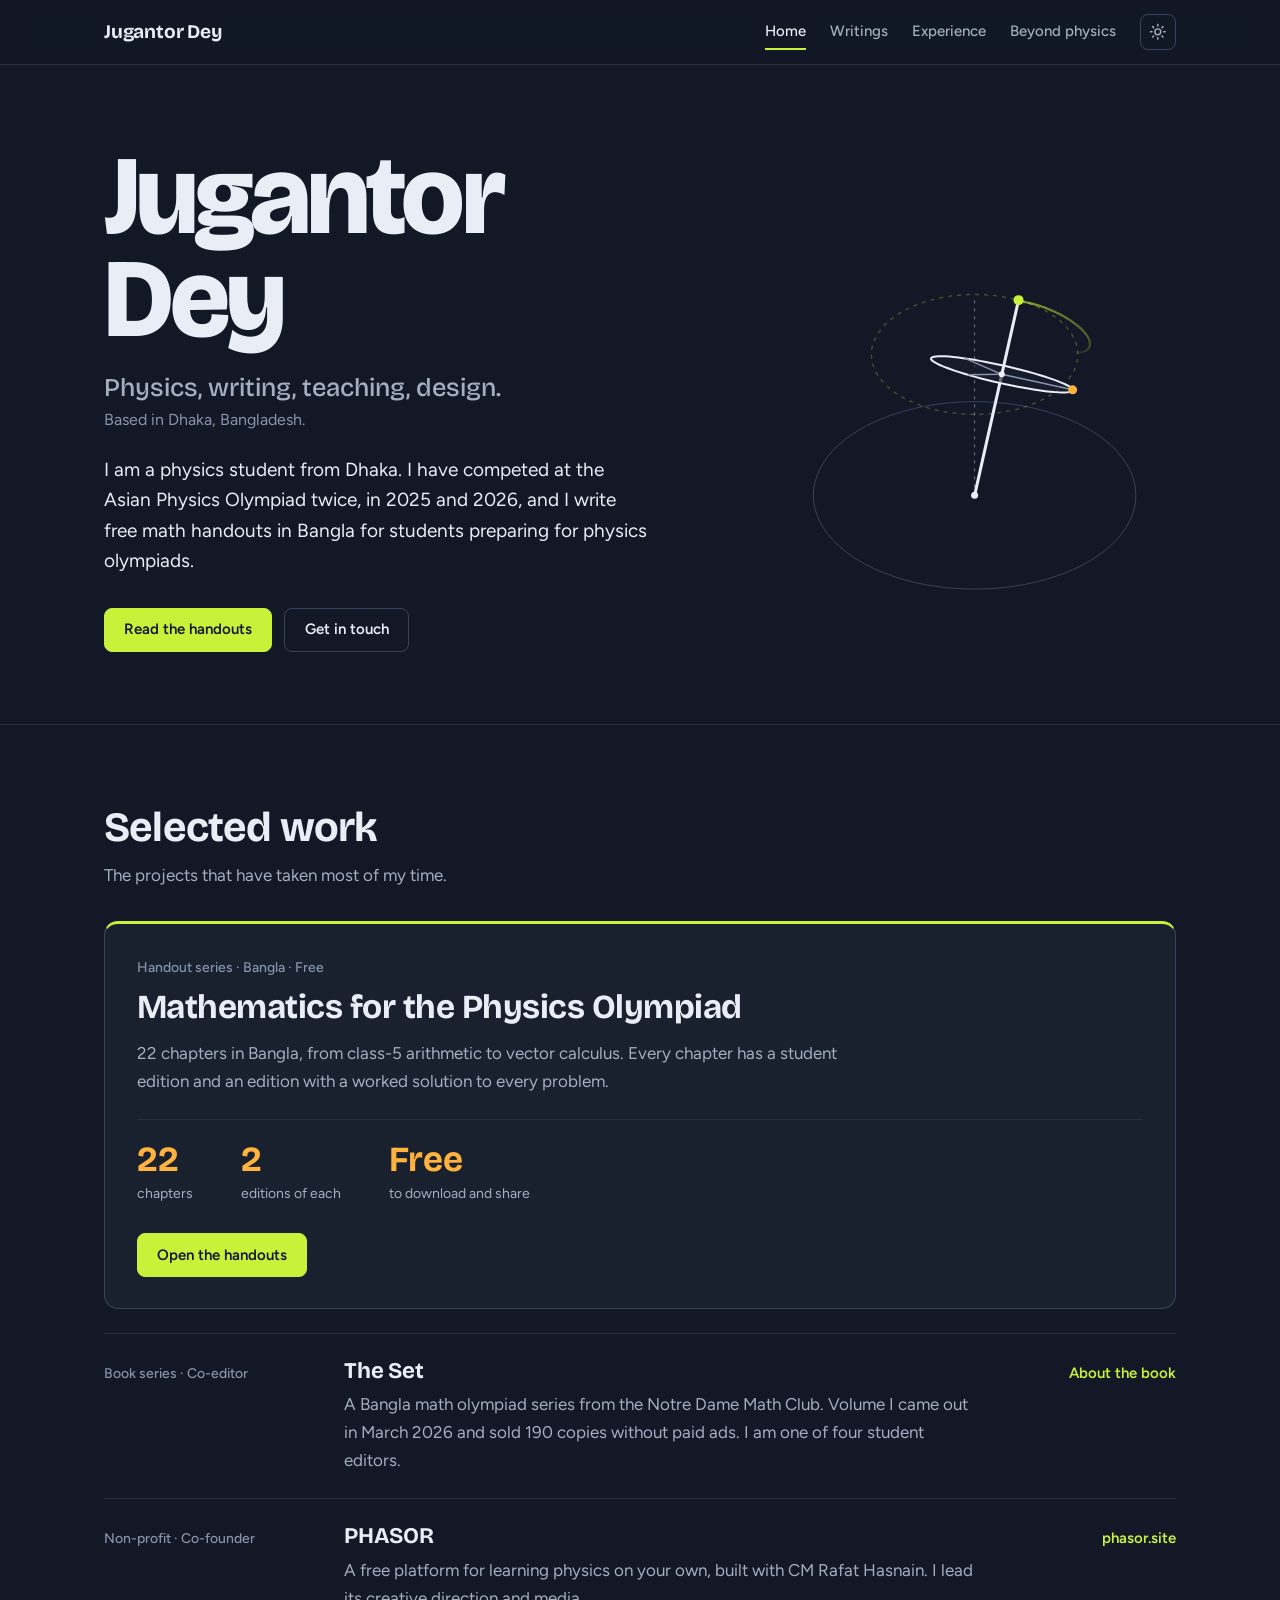
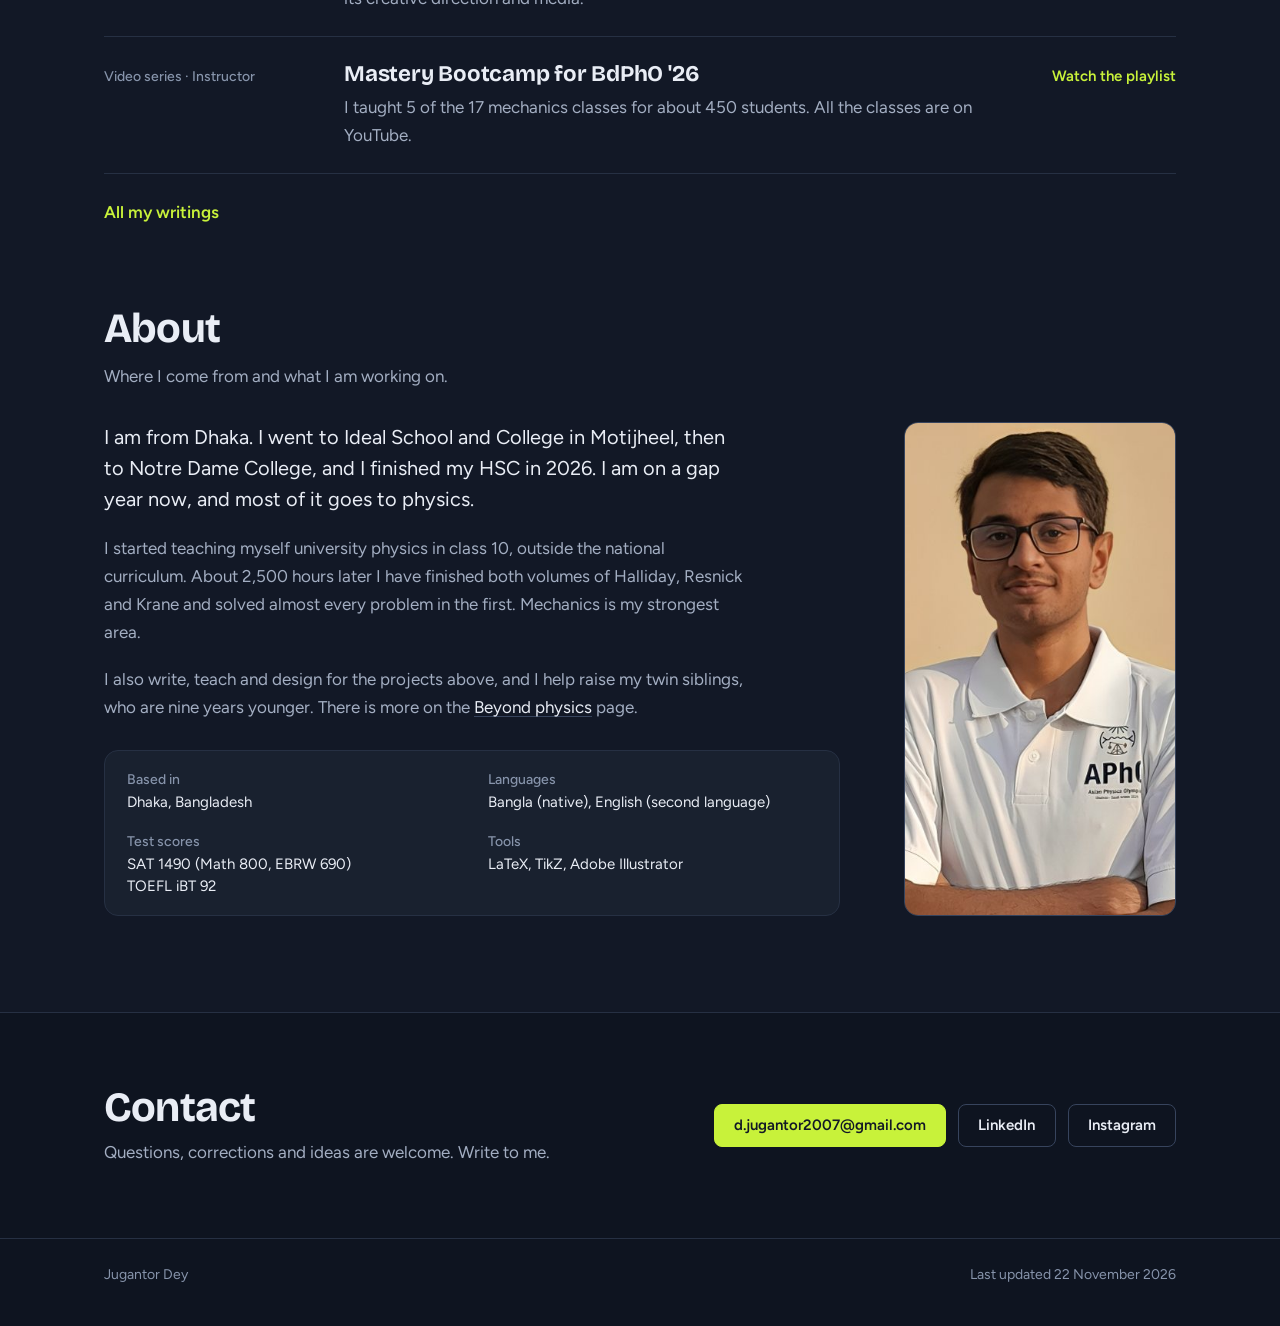
<file: index.html>
<!DOCTYPE html>
<html lang="en" data-theme="dark">
<head>
<meta charset="utf-8">
<meta name="viewport" content="width=device-width, initial-scale=1">
<title>Jugantor Dey</title>
<meta name="description" content="Jugantor Dey is a physics student from Dhaka, Bangladesh, a two-time Asian Physics Olympiad contestant, and the author of free Bangla math handouts for physics olympiad preparation.">
<link rel="icon" href="favicon.svg" type="image/svg+xml">
<link rel="icon" href="favicon.ico" sizes="32x32">
<link rel="apple-touch-icon" href="apple-touch-icon.png">
<link rel="preconnect" href="https://fonts.googleapis.com">
<link rel="preconnect" href="https://fonts.gstatic.com" crossorigin>
<link href="https://fonts.googleapis.com/css2?family=Bricolage+Grotesque:opsz,wght@12..96,500..800&family=Figtree:ital,wght@0,400..700;1,400&family=Noto+Sans+Bengali:wght@400;500&display=swap" rel="stylesheet">
<meta name="theme-color" content="#121826">
<script>try{document.documentElement.setAttribute("data-theme",localStorage.getItem("theme")==="light"?"light":"dark")}catch(e){document.documentElement.setAttribute("data-theme","dark")}</script>
<link rel="stylesheet" href="style.css">
<script defer src="https://cloud.umami.is/script.js" data-website-id="651d6be3-6963-49e7-a22d-0ef7555b28bb"></script>
</head>
<body>

<header class="topbar">
  <div class="wrap">
    <a class="brand" href="./">Jugantor Dey</a>
    <nav aria-label="Main">
      <a href="./" aria-current="page">Home</a>
      <a href="writings.html">Writings</a>
      <a href="experience.html">Experience</a>
      <a href="beyond.html">Beyond physics</a>
    </nav>
    <button class="theme-toggle" id="theme-toggle" type="button" aria-label="Switch to light mode">
      <svg class="icon-sun" viewBox="0 0 24 24" aria-hidden="true"><circle cx="12" cy="12" r="4"/><path d="M12 2v2M12 20v2M4.9 4.9l1.4 1.4M17.7 17.7l1.4 1.4M2 12h2M20 12h2M4.9 19.1l1.4-1.4M17.7 6.3l1.4-1.4"/></svg>
      <svg class="icon-moon" viewBox="0 0 24 24" aria-hidden="true"><path d="M21 12.8A9 9 0 1 1 11.2 3a7 7 0 0 0 9.8 9.8z"/></svg>
    </button>
  </div>
</header>

<section class="hero">
  <div class="wrap">
    <div>
      <h1><span>Jugantor</span><span>Dey</span></h1>
      <p class="identity">Physics, writing, teaching, design.<span>Based in Dhaka, Bangladesh.</span></p>
      <p class="lead">I am a physics student from Dhaka. I have competed at the Asian Physics Olympiad twice, in 2025 and 2026, and I write free math handouts in Bangla for students preparing for physics olympiads.</p>
      <div class="btn-row">
        <a class="btn" href="handouts.html">Read the handouts</a>
        <a class="btn ghost" href="#contact">Get in touch</a>
      </div>
    </div>
    <figure class="top-figure">
      <canvas id="top" role="img" aria-label="A spinning top. Its axis circles the vertical while the disc spins, and the tip leaves a fading trail."></canvas>
    </figure>
  </div>
</section>

<main>

<section class="block" id="work">
  <div class="wrap">
    <div class="sec-head">
      <h2>Selected work</h2>
      <p>The projects that have taken most of my time.</p>
    </div>
<article class="panel">
      <p class="tag">Handout series &middot; Bangla &middot; Free</p>
      <h3>Mathematics for the Physics Olympiad</h3>
      <p>22 chapters in Bangla, from class-5 arithmetic to vector calculus. Every chapter has a student edition and an edition with a worked solution to every problem.</p>
      <div class="stats">
        <div><b>22</b><span>chapters</span></div>
        <div><b>2</b><span>editions of each</span></div>
        <div><b>Free</b><span>to download and share</span></div>
      </div>
      <div class="btn-row">
        <a class="btn" href="handouts.html">Open the handouts</a>
      </div>
    </article>
    <ul class="work-list">
      <li>
        <p class="tag">Book series &middot; Co-editor</p>
        <div>
          <h3>The Set</h3>
          <p>A Bangla math olympiad series from the Notre Dame Math Club. Volume I came out in March 2026 and sold 190 copies without paid ads. I am one of four student editors.</p>
        </div>
        <a class="more" href="writings.html#books">About the book</a>
      </li>
      <li>
        <p class="tag">Non-profit &middot; Co-founder</p>
        <div>
          <h3>PHASOR</h3>
          <p>A free platform for learning physics on your own, built with CM Rafat Hasnain. I lead its creative direction and media.</p>
        </div>
        <a class="more" target="_blank" rel="noopener" href="https://www.phasor.site/">phasor.site</a>
      </li>
      <li>
        <p class="tag">Video series &middot; Instructor</p>
        <div>
          <h3>Mastery Bootcamp for BdPhO '26</h3>
          <p>I taught 5 of the 17 mechanics classes for about 450 students. All the classes are on YouTube.</p>
        </div>
        <a class="more" target="_blank" rel="noopener" href="https://www.youtube.com/playlist?list=PLRbn9T3-iUpKvylpkDXzlHiJzjLWLhJUD">Watch the playlist</a>
      </li>
    </ul>
    <p class="more-link"><a href="writings.html">All my writings</a></p>
  </div>
</section>

<section class="block" id="about">
  <div class="wrap">
    <div class="sec-head">
      <h2>About</h2>
      <p>Where I come from and what I am working on.</p>
    </div>
<div class="about">
      <div>
        <p>I am from Dhaka. I went to Ideal School and College in Motijheel, then to Notre Dame College, and I finished my HSC in 2026. I am on a gap year now, and most of it goes to physics.</p>
        <p>I started teaching myself university physics in class 10, outside the national curriculum. About 2,500 hours later I have finished both volumes of Halliday, Resnick and Krane and solved almost every problem in the first. Mechanics is my strongest area.</p>
        <p>I also write, teach and design for the projects above, and I help raise my twin siblings, who are nine years younger. There is more on the <a href="beyond.html">Beyond physics</a> page.</p>
        <aside class="facts" aria-label="Quick facts">
          <dl>
            <div><dt>Based in</dt><dd>Dhaka, Bangladesh</dd></div>
            <div><dt>Languages</dt><dd>Bangla (native), English (second language)</dd></div>
            <div><dt>Test scores</dt><dd>SAT 1490 (Math 800, EBRW 690)<br>TOEFL iBT 92</dd></div>
            <div><dt>Tools</dt><dd>LaTeX, TikZ, Adobe Illustrator</dd></div>
          </dl>
        </aside>
      </div>
      <div class="photo-wrap portrait-wrap">
        <img class="photo" src="jugantor_dey.jpg" alt="Portrait of Jugantor Dey" width="640" height="640" loading="lazy">
      </div>
    </div>
  </div>
</section>

</main>

<section class="contact" id="contact">
  <div class="wrap">
    <div>
      <h2>Contact</h2>
      <p>Questions, corrections and ideas are welcome. Write to me.</p>
    </div>
    <div class="btn-row">
      <a class="btn" href="mailto:d.jugantor2007@gmail.com">d.jugantor2007@gmail.com</a>
      <a class="btn ghost" target="_blank" rel="noopener" href="https://www.linkedin.com/in/jugantordey/">LinkedIn</a>
      <a class="btn ghost" target="_blank" rel="noopener" href="https://www.instagram.com/jugantor_2007/">Instagram</a>
    </div>
  </div>
</section>


<footer>
  <div class="wrap">
    <p>Jugantor Dey</p>
    <p>Last updated 22 November 2026</p>
  </div>
</footer>

<script data-goatcounter="https://jugantordey.goatcounter.com/count"
        async src="//gc.zgo.at/count.js"></script>

<script src="site.js" defer></script>

</body>
</html>
</file>
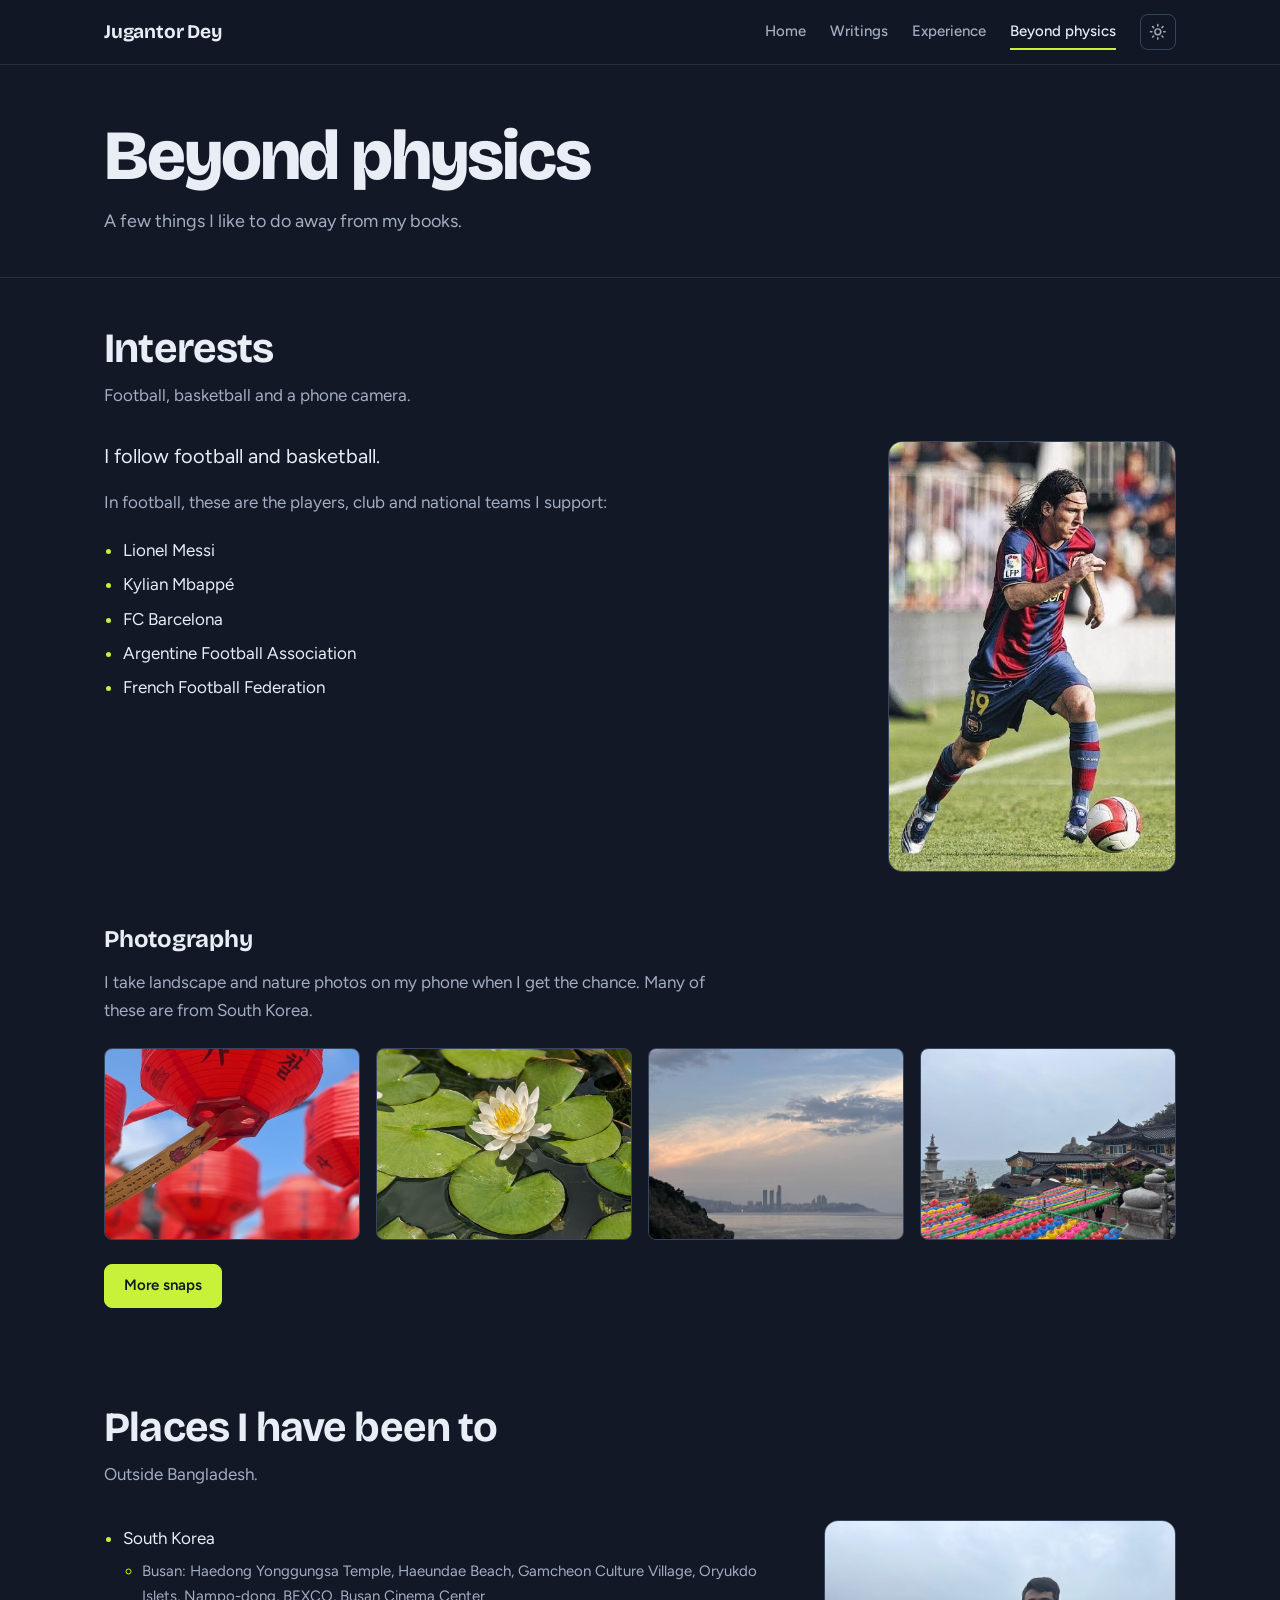
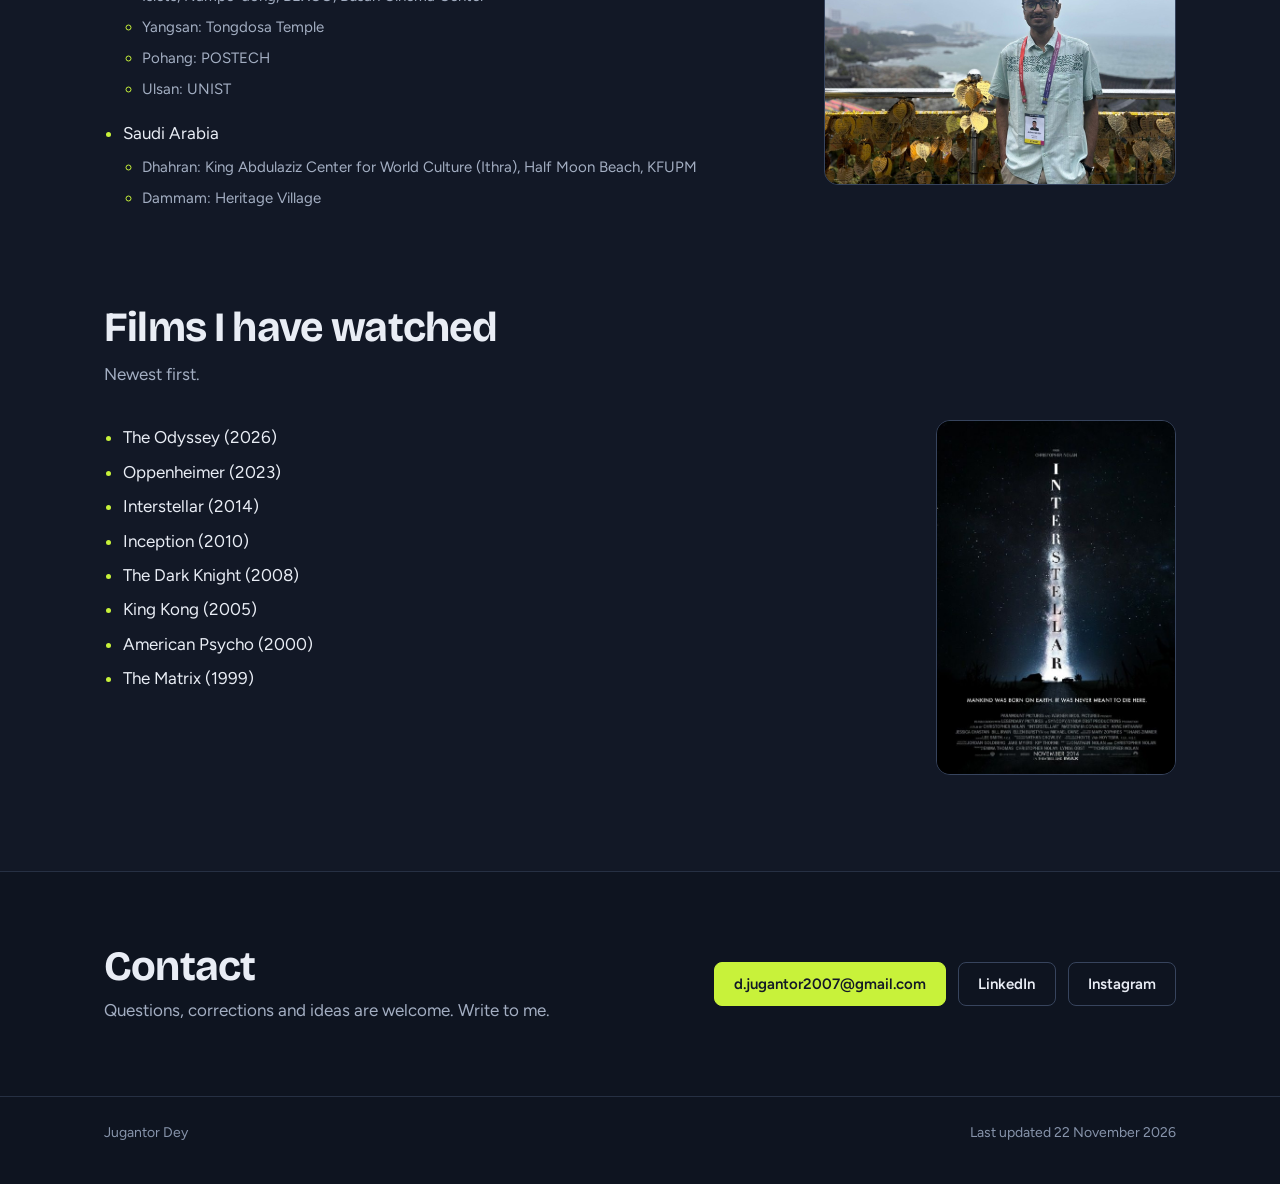
<file: beyond.html>
<!DOCTYPE html>
<html lang="en" data-theme="dark">
<head>
<meta charset="utf-8">
<meta name="viewport" content="width=device-width, initial-scale=1">
<title>Beyond physics | Jugantor Dey</title>
<meta name="description" content="What Jugantor Dey does outside physics: football, basketball, mobile photography, places he has been to and films he has watched.">
<link rel="icon" href="favicon.svg" type="image/svg+xml">
<link rel="icon" href="favicon.ico" sizes="32x32">
<link rel="apple-touch-icon" href="apple-touch-icon.png">
<link rel="preconnect" href="https://fonts.googleapis.com">
<link rel="preconnect" href="https://fonts.gstatic.com" crossorigin>
<link href="https://fonts.googleapis.com/css2?family=Bricolage+Grotesque:opsz,wght@12..96,500..800&family=Figtree:ital,wght@0,400..700;1,400&family=Noto+Sans+Bengali:wght@400;500&display=swap" rel="stylesheet">
<meta name="theme-color" content="#121826">
<script>try{document.documentElement.setAttribute("data-theme",localStorage.getItem("theme")==="light"?"light":"dark")}catch(e){document.documentElement.setAttribute("data-theme","dark")}</script>
<link rel="stylesheet" href="style.css">
<script defer src="https://cloud.umami.is/script.js" data-website-id="651d6be3-6963-49e7-a22d-0ef7555b28bb"></script>
</head>
<body>

<header class="topbar">
  <div class="wrap">
    <a class="brand" href="./">Jugantor Dey</a>
    <nav aria-label="Main">
      <a href="./">Home</a>
      <a href="writings.html">Writings</a>
      <a href="experience.html">Experience</a>
      <a href="beyond.html" aria-current="page">Beyond physics</a>
    </nav>
    <button class="theme-toggle" id="theme-toggle" type="button" aria-label="Switch to light mode">
      <svg class="icon-sun" viewBox="0 0 24 24" aria-hidden="true"><circle cx="12" cy="12" r="4"/><path d="M12 2v2M12 20v2M4.9 4.9l1.4 1.4M17.7 17.7l1.4 1.4M2 12h2M20 12h2M4.9 19.1l1.4-1.4M17.7 6.3l1.4-1.4"/></svg>
      <svg class="icon-moon" viewBox="0 0 24 24" aria-hidden="true"><path d="M21 12.8A9 9 0 1 1 11.2 3a7 7 0 0 0 9.8 9.8z"/></svg>
    </button>
  </div>
</header>

<section class="page-head slim">
  <div class="wrap">
    <h1>Beyond physics</h1>
    <p class="intro">A few things I like to do away from my books.</p>
  </div>
</section>

<main>

<section class="block" id="interests">
  <div class="wrap">
    <div class="sec-head">
      <h2>Interests</h2>
      <p>Football, basketball and a phone camera.</p>
    </div>
<div class="split">
      <div>
        <p class="lede">I follow football and basketball.</p>
        <p>In football, these are the players, club and national teams I support:</p>
        <ul class="bullets">
          <li>Lionel Messi</li>
          <li>Kylian Mbapp&eacute;</li>
          <li>FC Barcelona</li>
          <li>Argentine Football Association</li>
          <li>French Football Federation</li>
        </ul>
      </div>
      <figure class="fig " style="--w:18rem">
  <img src="img/sports.jpg" alt="A footballer in a Barcelona shirt running with the ball" width="452" height="678" loading="lazy">
</figure>
    </div>
    <h3 class="subhead">Photography</h3>
    <p>I take landscape and nature photos on my phone when I get the chance. Many of these are from South Korea.</p>
    <ul class="strip">
      <li><img src="img/snaps/yeondeung-red.jpg" alt="Red paper lanterns against a blue sky" width="788" height="1400" loading="lazy"></li>
      <li><img src="img/snaps/lilly.jpg" alt="A white water lily among green pads" width="788" height="1400" loading="lazy"></li>
      <li><img src="img/snaps/oryukdu.jpg" alt="A rocky coast with a city on the horizon at dusk" width="1050" height="1400" loading="lazy"></li>
      <li><img src="img/snaps/haedong-yonggungsa.jpg" alt="Temple roofs and rows of colourful lanterns by the sea" width="1400" height="1050" loading="lazy"></li>
    </ul>
    <p><a class="btn" href="photography.html">More snaps</a></p>
  </div>
</section>

<section class="block" id="places">
  <div class="wrap">
    <div class="sec-head">
      <h2>Places I have been to</h2>
      <p>Outside Bangladesh.</p>
    </div>
<div class="split">
      <ul class="bullets">
        <li>South Korea
          <ul>
            <li>Busan: Haedong Yonggungsa Temple, Haeundae Beach, Gamcheon Culture Village, Oryukdo Islets, Nampo-dong, BEXCO, Busan Cinema Center</li>
            <li>Yangsan: Tongdosa Temple</li>
            <li>Pohang: POSTECH</li>
            <li>Ulsan: UNIST</li>
          </ul>
        </li>
        <li>Saudi Arabia
          <ul>
            <li>Dhahran: King Abdulaziz Center for World Culture (Ithra), Half Moon Beach, KFUPM</li>
            <li>Dammam: Heritage Village</li>
          </ul>
        </li>
      </ul>
      <figure class="fig " style="--w:22rem">
  <img src="img/places.jpg" alt="Jugantor Dey wearing a conference badge at a coastal viewpoint" width="1400" height="1050" loading="lazy">
</figure>
    </div>
  </div>
</section>

<section class="block" id="films">
  <div class="wrap">
    <div class="sec-head">
      <h2>Films I have watched</h2>
      <p>Newest first.</p>
    </div>
<div class="split">
      <ul class="bullets">
        <li>The Odyssey (2026)</li>
        <li>Oppenheimer (2023)</li>
        <li>Interstellar (2014)</li>
        <li>Inception (2010)</li>
        <li>The Dark Knight (2008)</li>
        <li>King Kong (2005)</li>
        <li>American Psycho (2000)</li>
        <li>The Matrix (1999)</li>
      </ul>
      <figure class="fig " style="--w:15rem">
  <img src="img/interstellar.jpg" alt="Poster of the film Interstellar" width="509" height="755" loading="lazy">
</figure>
    </div>
  </div>
</section>

</main>

<section class="contact" id="contact">
  <div class="wrap">
    <div>
      <h2>Contact</h2>
      <p>Questions, corrections and ideas are welcome. Write to me.</p>
    </div>
    <div class="btn-row">
      <a class="btn" href="mailto:d.jugantor2007@gmail.com">d.jugantor2007@gmail.com</a>
      <a class="btn ghost" target="_blank" rel="noopener" href="https://www.linkedin.com/in/jugantordey/">LinkedIn</a>
      <a class="btn ghost" target="_blank" rel="noopener" href="https://www.instagram.com/jugantor_2007/">Instagram</a>
    </div>
  </div>
</section>


<footer>
  <div class="wrap">
    <p>Jugantor Dey</p>
    <p>Last updated 22 November 2026</p>
  </div>
</footer>

<script data-goatcounter="https://jugantordey.goatcounter.com/count"
        async src="//gc.zgo.at/count.js"></script>

<script src="site.js" defer></script>

</body>
</html>
</file>
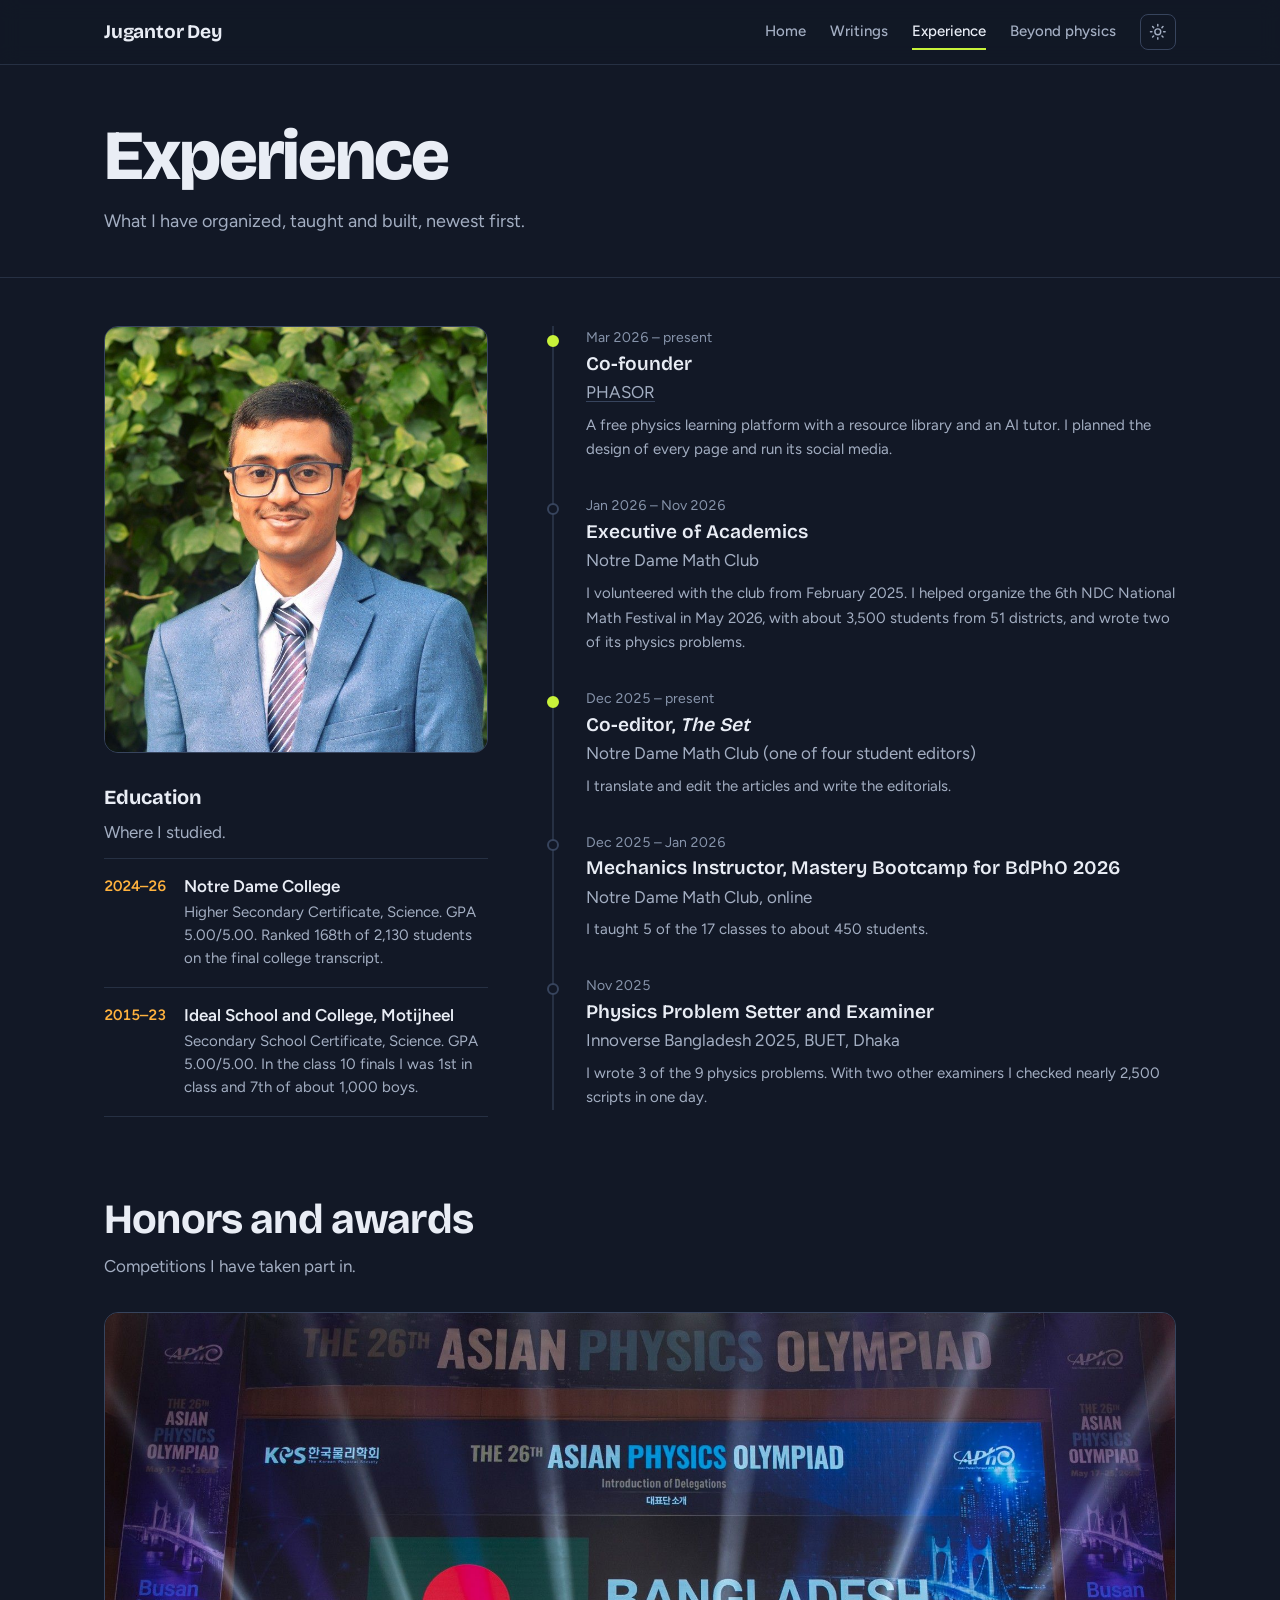
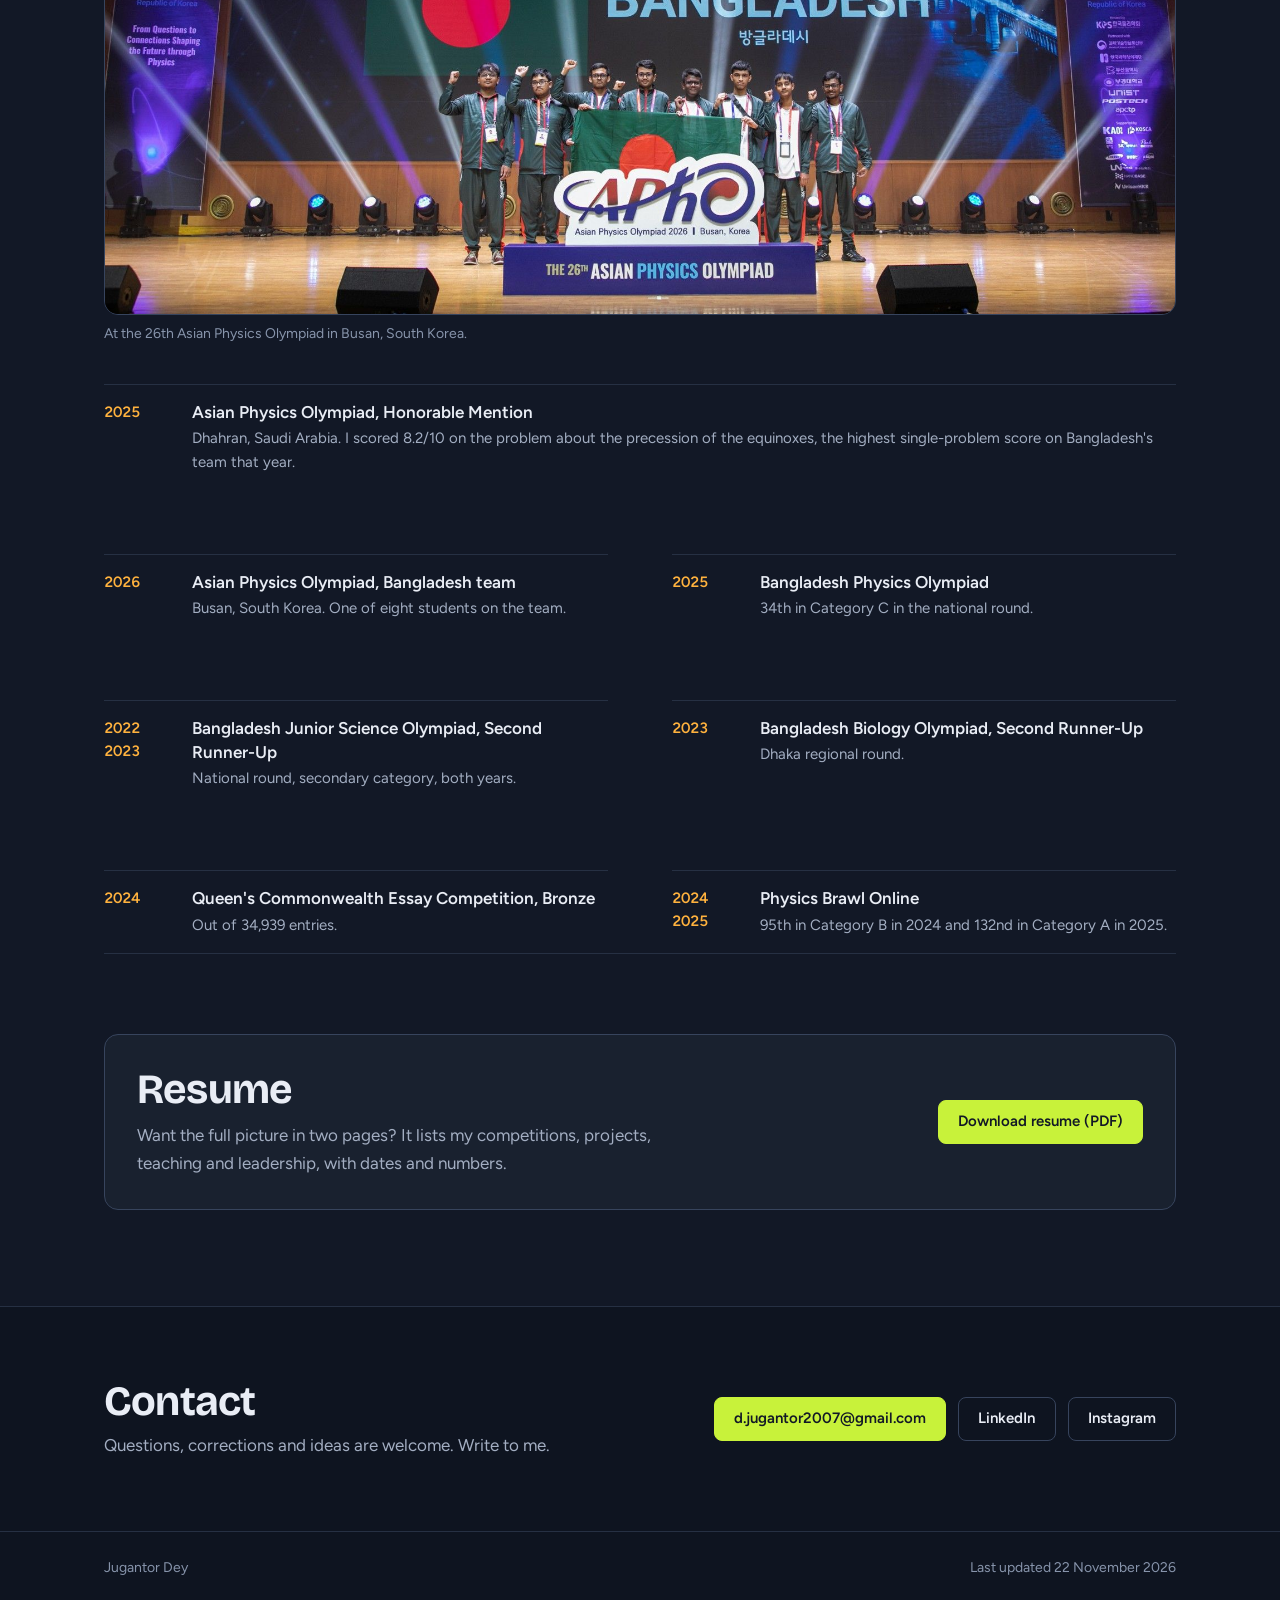
<file: experience.html>
<!DOCTYPE html>
<html lang="en" data-theme="dark">
<head>
<meta charset="utf-8">
<meta name="viewport" content="width=device-width, initial-scale=1">
<title>Experience | Jugantor Dey</title>
<meta name="description" content="Roles, honors and education of Jugantor Dey: Asian Physics Olympiad 2025 and 2026, Notre Dame Math Club, PHASOR and The Set.">
<link rel="icon" href="favicon.svg" type="image/svg+xml">
<link rel="icon" href="favicon.ico" sizes="32x32">
<link rel="apple-touch-icon" href="apple-touch-icon.png">
<link rel="preconnect" href="https://fonts.googleapis.com">
<link rel="preconnect" href="https://fonts.gstatic.com" crossorigin>
<link href="https://fonts.googleapis.com/css2?family=Bricolage+Grotesque:opsz,wght@12..96,500..800&family=Figtree:ital,wght@0,400..700;1,400&family=Noto+Sans+Bengali:wght@400;500&display=swap" rel="stylesheet">
<meta name="theme-color" content="#121826">
<script>try{document.documentElement.setAttribute("data-theme",localStorage.getItem("theme")==="light"?"light":"dark")}catch(e){document.documentElement.setAttribute("data-theme","dark")}</script>
<link rel="stylesheet" href="style.css">
<script defer src="https://cloud.umami.is/script.js" data-website-id="651d6be3-6963-49e7-a22d-0ef7555b28bb"></script>
</head>
<body>

<header class="topbar">
  <div class="wrap">
    <a class="brand" href="./">Jugantor Dey</a>
    <nav aria-label="Main">
      <a href="./">Home</a>
      <a href="writings.html">Writings</a>
      <a href="experience.html" aria-current="page">Experience</a>
      <a href="beyond.html">Beyond physics</a>
    </nav>
    <button class="theme-toggle" id="theme-toggle" type="button" aria-label="Switch to light mode">
      <svg class="icon-sun" viewBox="0 0 24 24" aria-hidden="true"><circle cx="12" cy="12" r="4"/><path d="M12 2v2M12 20v2M4.9 4.9l1.4 1.4M17.7 17.7l1.4 1.4M2 12h2M20 12h2M4.9 19.1l1.4-1.4M17.7 6.3l1.4-1.4"/></svg>
      <svg class="icon-moon" viewBox="0 0 24 24" aria-hidden="true"><path d="M21 12.8A9 9 0 1 1 11.2 3a7 7 0 0 0 9.8 9.8z"/></svg>
    </button>
  </div>
</header>

<section class="page-head slim">
  <div class="wrap">
    <h1>Experience</h1>
    <p class="intro">What I have organized, taught and built, newest first.</p>
  </div>
</section>

<main>

<section class="block" id="roles">
  <div class="wrap">
    <div class="exp">
      <div class="exp-side">
        <div class="photo-wrap">
          <img class="photo" src="pro.jpg" alt="Jugantor Dey in a blue suit and striped tie" width="800" height="800" loading="lazy">
        </div>
        <div class="edu-box">
          <h3>Education</h3>
          <p>Where I studied.</p>
          <ul class="rows">
        <li><span class="yr">2024&ndash;26</span><div><div class="t">Notre Dame College</div><div class="d">Higher Secondary Certificate, Science. GPA 5.00/5.00. Ranked 168th of 2,130 students on the final college transcript.</div></div></li>
        <li><span class="yr">2015&ndash;23</span><div><div class="t">Ideal School and College, Motijheel</div><div class="d">Secondary School Certificate, Science. GPA 5.00/5.00. In the class 10 finals I was 1st in class and 7th of about 1,000 boys.</div></div></li>
          </ul>
        </div>
      </div>
      <ol class="timeline">
      <li class="now">
        <p class="when">Mar 2026 &ndash; present</p>
        <h3>Co-founder</h3>
        <p class="org"><a target="_blank" rel="noopener" href="https://www.phasor.site/">PHASOR</a></p>
        <p class="desc">A free physics learning platform with a resource library and an AI tutor. I planned the design of every page and run its social media.</p>
      </li>
      <li>
        <p class="when">Jan 2026 &ndash; Nov 2026</p>
        <h3>Executive of Academics</h3>
        <p class="org">Notre Dame Math Club</p>
        <p class="desc">I volunteered with the club from February 2025. I helped organize the 6th NDC National Math Festival in May 2026, with about 3,500 students from 51 districts, and wrote two of its physics problems.</p>
      </li>
      <li class="now">
        <p class="when">Dec 2025 &ndash; present</p>
        <h3>Co-editor, <i>The Set</i></h3>
        <p class="org">Notre Dame Math Club (one of four student editors)</p>
        <p class="desc">I translate and edit the articles and write the editorials.</p>
      </li>
      <li>
        <p class="when">Dec 2025 &ndash; Jan 2026</p>
        <h3>Mechanics Instructor, Mastery Bootcamp for BdPhO 2026</h3>
        <p class="org">Notre Dame Math Club, online</p>
        <p class="desc">I taught 5 of the 17 classes to about 450 students.</p>
      </li>
      <li>
        <p class="when">Nov 2025</p>
        <h3>Physics Problem Setter and Examiner</h3>
        <p class="org">Innoverse Bangladesh 2025, BUET, Dhaka</p>
        <p class="desc">I wrote 3 of the 9 physics problems. With two other examiners I checked nearly 2,500 scripts in one day.</p>
      </li>
      </ol>
    </div>
  </div>
</section>

<section class="block" id="honors">
  <div class="wrap">
    <div class="sec-head">
      <h2>Honors and awards</h2>
      <p>Competitions I have taken part in.</p>
    </div>
    <figure class="fig apho">
      <img src="img/apho.jpg" alt="Students on a lit stage in front of a Bangladesh flag at the 26th Asian Physics Olympiad in Busan" width="1920" height="1284" loading="lazy">
      <figcaption>At the 26th Asian Physics Olympiad in Busan, South Korea.</figcaption>
    </figure>
    <ul class="rows split">
        <li class="wide"><span class="yr">2025</span><div><div class="t">Asian Physics Olympiad, Honorable Mention</div><div class="d">Dhahran, Saudi Arabia. I scored 8.2/10 on the problem about the precession of the equinoxes, the highest single-problem score on Bangladesh's team that year.</div></div></li>
        <li><span class="yr">2026</span><div><div class="t">Asian Physics Olympiad, Bangladesh team</div><div class="d">Busan, South Korea. One of eight students on the team.</div></div></li>
        <li><span class="yr">2025</span><div><div class="t">Bangladesh Physics Olympiad</div><div class="d">34th in Category C in the national round.</div></div></li>
        <li><span class="yr">2022<br>2023</span><div><div class="t">Bangladesh Junior Science Olympiad, Second Runner-Up</div><div class="d">National round, secondary category, both years.</div></div></li>
        <li><span class="yr">2023</span><div><div class="t">Bangladesh Biology Olympiad, Second Runner-Up</div><div class="d">Dhaka regional round.</div></div></li>
        <li><span class="yr">2024</span><div><div class="t">Queen's Commonwealth Essay Competition, Bronze</div><div class="d">Out of 34,939 entries.</div></div></li>
        <li><span class="yr">2024<br>2025</span><div><div class="t">Physics Brawl Online</div><div class="d">95th in Category B in 2024 and 132nd in Category A in 2025.</div></div></li>
    </ul>
  </div>
</section>

<section class="block" id="resume">
  <div class="wrap">
    <div class="resume">
      <div>
        <h2>Resume</h2>
        <p>Want the full picture in two pages? It lists my competitions, projects, teaching and leadership, with dates and numbers.</p>
      </div>
      <div class="btn-row">
        <a class="btn" href="Jugantor_Dey_Resume.pdf" download="Jugantor_Dey_Resume.pdf" data-goatcounter-click="resume">Download resume (PDF)</a>
      </div>
    </div>
  </div>
</section>

</main>

<section class="contact" id="contact">
  <div class="wrap">
    <div>
      <h2>Contact</h2>
      <p>Questions, corrections and ideas are welcome. Write to me.</p>
    </div>
    <div class="btn-row">
      <a class="btn" href="mailto:d.jugantor2007@gmail.com">d.jugantor2007@gmail.com</a>
      <a class="btn ghost" target="_blank" rel="noopener" href="https://www.linkedin.com/in/jugantordey/">LinkedIn</a>
      <a class="btn ghost" target="_blank" rel="noopener" href="https://www.instagram.com/jugantor_2007/">Instagram</a>
    </div>
  </div>
</section>


<footer>
  <div class="wrap">
    <p>Jugantor Dey</p>
    <p>Last updated 22 November 2026</p>
  </div>
</footer>

<script data-goatcounter="https://jugantordey.goatcounter.com/count"
        async src="//gc.zgo.at/count.js"></script>

<script src="site.js" defer></script>

</body>
</html>
</file>
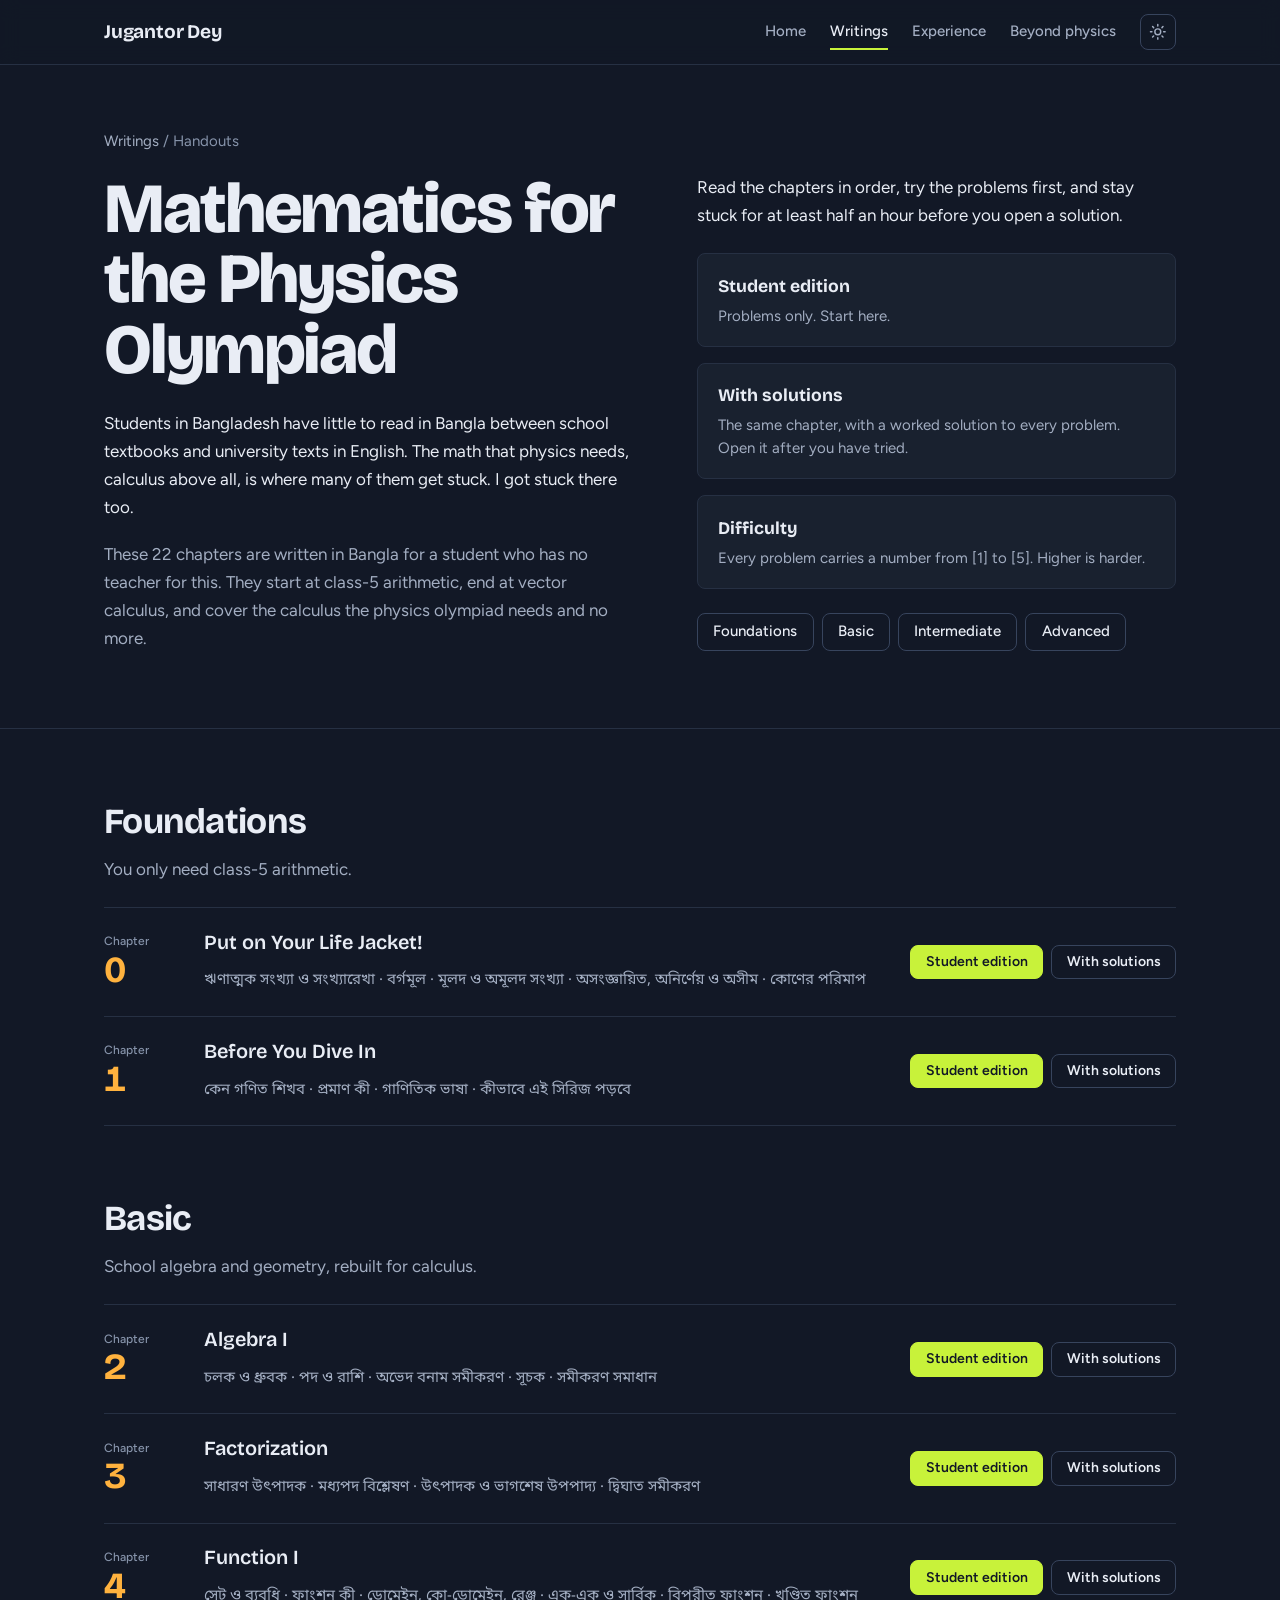
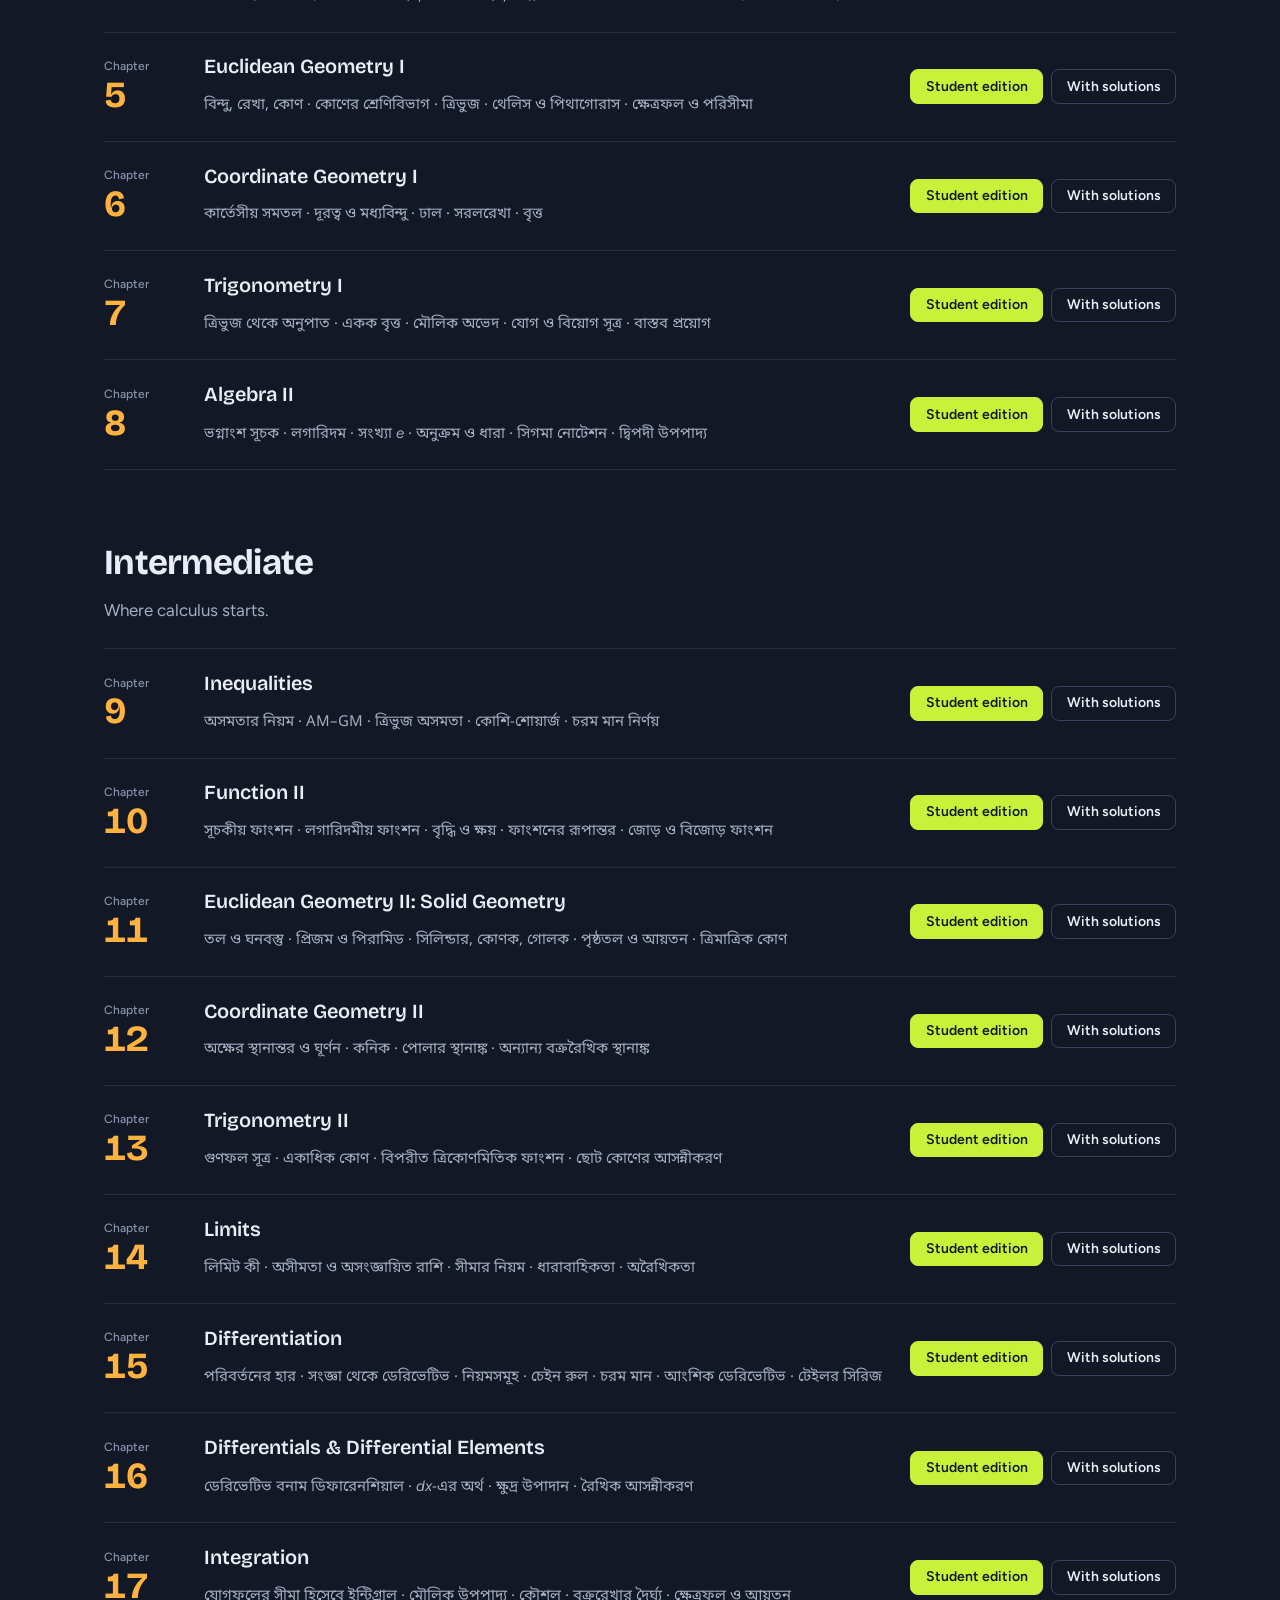
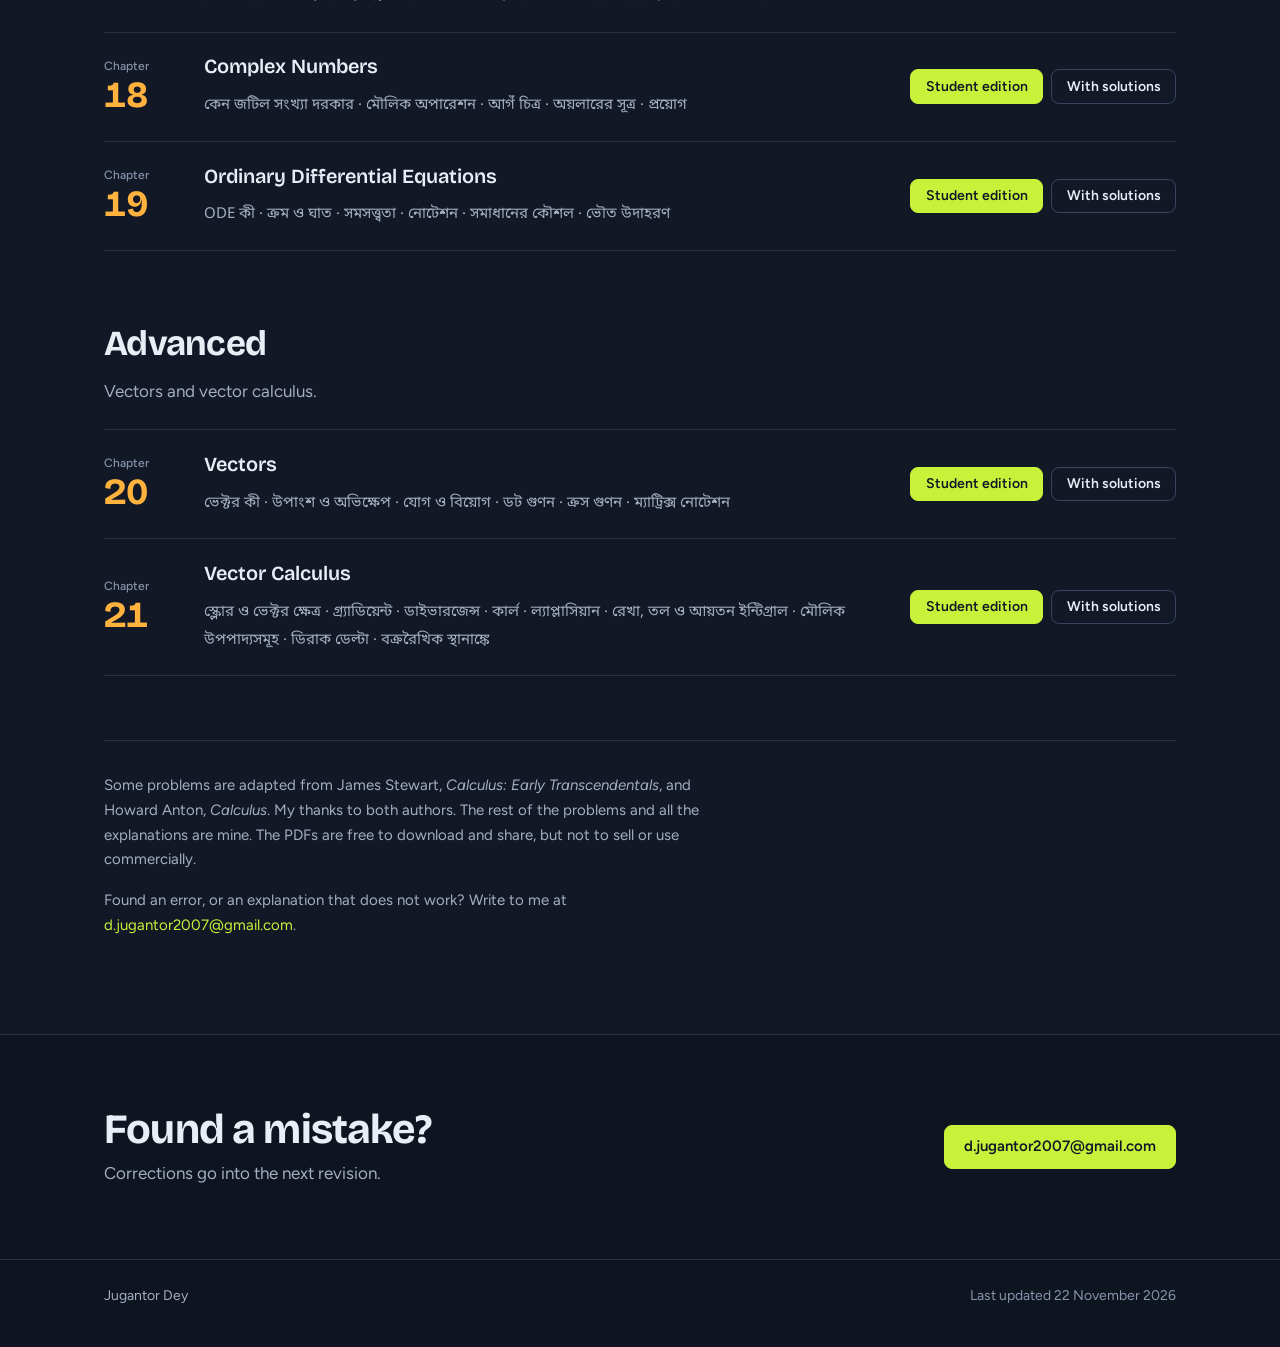
<file: handouts.html>
<!DOCTYPE html>
<html lang="en" data-theme="dark">
<head>
<meta charset="utf-8">
<meta name="viewport" content="width=device-width, initial-scale=1">
<title>Mathematics for the Physics Olympiad | Jugantor Dey</title>
<meta name="description" content="Free Bangla handouts that take a student from class-5 arithmetic to vector calculus, written for physics olympiad preparation. Each chapter has a student edition and a worked-solutions edition.">
<link rel="icon" href="favicon.svg" type="image/svg+xml">
<link rel="icon" href="favicon.ico" sizes="32x32">
<link rel="apple-touch-icon" href="apple-touch-icon.png">
<link rel="preconnect" href="https://fonts.googleapis.com">
<link rel="preconnect" href="https://fonts.gstatic.com" crossorigin>
<link href="https://fonts.googleapis.com/css2?family=Bricolage+Grotesque:opsz,wght@12..96,500..800&family=Figtree:ital,wght@0,400..700;1,400&family=Noto+Sans+Bengali:wght@400;500&display=swap" rel="stylesheet">
<meta name="theme-color" content="#121826">
<script>try{document.documentElement.setAttribute("data-theme",localStorage.getItem("theme")==="light"?"light":"dark")}catch(e){document.documentElement.setAttribute("data-theme","dark")}</script>
<link rel="stylesheet" href="style.css">
<script defer src="https://cloud.umami.is/script.js" data-website-id="651d6be3-6963-49e7-a22d-0ef7555b28bb"></script>
</head>
<body>

<header class="topbar">
  <div class="wrap">
    <a class="brand" href="./">Jugantor Dey</a>
    <nav aria-label="Main">
      <a href="./">Home</a>
      <a href="writings.html" aria-current="page">Writings</a>
      <a href="experience.html">Experience</a>
      <a href="beyond.html">Beyond physics</a>
    </nav>
    <button class="theme-toggle" id="theme-toggle" type="button" aria-label="Switch to light mode">
      <svg class="icon-sun" viewBox="0 0 24 24" aria-hidden="true"><circle cx="12" cy="12" r="4"/><path d="M12 2v2M12 20v2M4.9 4.9l1.4 1.4M17.7 17.7l1.4 1.4M2 12h2M20 12h2M4.9 19.1l1.4-1.4M17.7 6.3l1.4-1.4"/></svg>
      <svg class="icon-moon" viewBox="0 0 24 24" aria-hidden="true"><path d="M21 12.8A9 9 0 1 1 11.2 3a7 7 0 0 0 9.8 9.8z"/></svg>
    </button>
  </div>
</header>

<section class="page-head">
  <div class="wrap prose ph">
    <div class="ph-main">
      <p class="crumb"><a href="writings.html">Writings</a> / Handouts</p>
      <h1>Mathematics for the Physics Olympiad</h1>
      <p>Students in Bangladesh have little to read in Bangla between school textbooks and university texts in English. The math that physics needs, calculus above all, is where many of them get stuck. I got stuck there too.</p>
      <p>These 22 chapters are written in Bangla for a student who has no teacher for this. They start at class-5 arithmetic, end at vector calculus, and cover the calculus the physics olympiad needs and no more.</p>
    </div>
    <div class="ph-side">
      <p>Read the chapters in order, try the problems first, and stay stuck for at least half an hour before you open a solution.</p>
      <div class="howto">
        <div><b>Student edition</b><span>Problems only. Start here.</span></div>
        <div><b>With solutions</b><span>The same chapter, with a worked solution to every problem. Open it after you have tried.</span></div>
        <div><b>Difficulty</b><span>Every problem carries a number from [1] to [5]. Higher is harder.</span></div>
      </div>
      <nav class="tiers" aria-label="Sections"><a href="#foundations">Foundations</a><a href="#basic">Basic</a><a href="#intermediate">Intermediate</a><a href="#advanced">Advanced</a></nav>
    </div>
  </div>
</section>

<main>
  <div class="wrap">

  <section class="tier" id="foundations">
    <h2>Foundations</h2>
    <p class="tier-note">You only need class-5 arithmetic.</p>
    <div class="chapters">
      <article class="chapter">
        <span class="num"><span>Chapter</span>0</span>
        <h3>Put on Your Life Jacket!</h3>
        <p class="topics" lang="bn">ঋণাত্মক সংখ্যা ও সংখ্যারেখা · বর্গমূল · মূলদ ও অমূলদ সংখ্যা · অসংজ্ঞায়িত, অনির্ণেয় ও অসীম · কোণের পরিমাপ</p>
        <div class="get">
          <a class="stu" target="_blank" href="pdf/ch00-student.pdf" data-goatcounter-click="ch00-student">Student edition</a>
          <a class="sol" target="_blank" href="pdf/ch00-full.pdf" data-goatcounter-click="ch00-full">With solutions</a>
        </div>
      </article>
      <article class="chapter">
        <span class="num"><span>Chapter</span>1</span>
        <h3>Before You Dive In</h3>
        <p class="topics" lang="bn">কেন গণিত শিখব · প্রমাণ কী · গাণিতিক ভাষা · কীভাবে এই সিরিজ পড়বে</p>
        <div class="get">
          <a class="stu" target="_blank" href="pdf/ch01-student.pdf" data-goatcounter-click="ch01-student">Student edition</a>
          <a class="sol" target="_blank" href="pdf/ch01-full.pdf" data-goatcounter-click="ch01-full">With solutions</a>
        </div>
      </article>
    </div>
  </section>

  <section class="tier" id="basic">
    <h2>Basic</h2>
    <p class="tier-note">School algebra and geometry, rebuilt for calculus.</p>
    <div class="chapters">
      <article class="chapter">
        <span class="num"><span>Chapter</span>2</span>
        <h3>Algebra I</h3>
        <p class="topics" lang="bn">চলক ও ধ্রুবক · পদ ও রাশি · অভেদ বনাম সমীকরণ · সূচক · সমীকরণ সমাধান</p>
        <div class="get">
          <a class="stu" target="_blank" href="pdf/ch02-student.pdf" data-goatcounter-click="ch02-student">Student edition</a>
          <a class="sol" target="_blank" href="pdf/ch02-full.pdf" data-goatcounter-click="ch02-full">With solutions</a>
        </div>
      </article>
      <article class="chapter">
        <span class="num"><span>Chapter</span>3</span>
        <h3>Factorization</h3>
        <p class="topics" lang="bn">সাধারণ উৎপাদক · মধ্যপদ বিশ্লেষণ · উৎপাদক ও ভাগশেষ উপপাদ্য · দ্বিঘাত সমীকরণ</p>
        <div class="get">
          <a class="stu" target="_blank" href="pdf/ch03-student.pdf" data-goatcounter-click="ch03-student">Student edition</a>
          <a class="sol" target="_blank" href="pdf/ch03-full.pdf" data-goatcounter-click="ch03-full">With solutions</a>
        </div>
      </article>
      <article class="chapter">
        <span class="num"><span>Chapter</span>4</span>
        <h3>Function I</h3>
        <p class="topics" lang="bn">সেট ও ব্যবধি · ফাংশন কী · ডোমেইন, কো-ডোমেইন, রেঞ্জ · এক-এক ও সার্বিক · বিপরীত ফাংশন · খণ্ডিত ফাংশন</p>
        <div class="get">
          <a class="stu" target="_blank" href="pdf/ch04-student.pdf" data-goatcounter-click="ch04-student">Student edition</a>
          <a class="sol" target="_blank" href="pdf/ch04-full.pdf" data-goatcounter-click="ch04-full">With solutions</a>
        </div>
      </article>
      <article class="chapter">
        <span class="num"><span>Chapter</span>5</span>
        <h3>Euclidean Geometry I</h3>
        <p class="topics" lang="bn">বিন্দু, রেখা, কোণ · কোণের শ্রেণিবিভাগ · ত্রিভুজ · থেলিস ও পিথাগোরাস · ক্ষেত্রফল ও পরিসীমা</p>
        <div class="get">
          <a class="stu" target="_blank" href="pdf/ch05-student.pdf" data-goatcounter-click="ch05-student">Student edition</a>
          <a class="sol" target="_blank" href="pdf/ch05-full.pdf" data-goatcounter-click="ch05-full">With solutions</a>
        </div>
      </article>
      <article class="chapter">
        <span class="num"><span>Chapter</span>6</span>
        <h3>Coordinate Geometry I</h3>
        <p class="topics" lang="bn">কার্তেসীয় সমতল · দূরত্ব ও মধ্যবিন্দু · ঢাল · সরলরেখা · বৃত্ত</p>
        <div class="get">
          <a class="stu" target="_blank" href="pdf/ch06-student.pdf" data-goatcounter-click="ch06-student">Student edition</a>
          <a class="sol" target="_blank" href="pdf/ch06-full.pdf" data-goatcounter-click="ch06-full">With solutions</a>
        </div>
      </article>
      <article class="chapter">
        <span class="num"><span>Chapter</span>7</span>
        <h3>Trigonometry I</h3>
        <p class="topics" lang="bn">ত্রিভুজ থেকে অনুপাত · একক বৃত্ত · মৌলিক অভেদ · যোগ ও বিয়োগ সূত্র · বাস্তব প্রয়োগ</p>
        <div class="get">
          <a class="stu" target="_blank" href="pdf/ch07-student.pdf" data-goatcounter-click="ch07-student">Student edition</a>
          <a class="sol" target="_blank" href="pdf/ch07-full.pdf" data-goatcounter-click="ch07-full">With solutions</a>
        </div>
      </article>
      <article class="chapter">
        <span class="num"><span>Chapter</span>8</span>
        <h3>Algebra II</h3>
        <p class="topics" lang="bn">ভগ্নাংশ সূচক · লগারিদম · সংখ্যা <i lang="en">e</i> · অনুক্রম ও ধারা · সিগমা নোটেশন · দ্বিপদী উপপাদ্য</p>
        <div class="get">
          <a class="stu" target="_blank" href="pdf/ch08-student.pdf" data-goatcounter-click="ch08-student">Student edition</a>
          <a class="sol" target="_blank" href="pdf/ch08-full.pdf" data-goatcounter-click="ch08-full">With solutions</a>
        </div>
      </article>
    </div>
  </section>

  <section class="tier" id="intermediate">
    <h2>Intermediate</h2>
    <p class="tier-note">Where calculus starts.</p>
    <div class="chapters">
      <article class="chapter">
        <span class="num"><span>Chapter</span>9</span>
        <h3>Inequalities</h3>
        <p class="topics" lang="bn">অসমতার নিয়ম · AM–GM · ত্রিভুজ অসমতা · কোশি-শোয়ার্জ · চরম মান নির্ণয়</p>
        <div class="get">
          <a class="stu" target="_blank" href="pdf/ch09-student.pdf" data-goatcounter-click="ch09-student">Student edition</a>
          <a class="sol" target="_blank" href="pdf/ch09-full.pdf" data-goatcounter-click="ch09-full">With solutions</a>
        </div>
      </article>
      <article class="chapter">
        <span class="num"><span>Chapter</span>10</span>
        <h3>Function II</h3>
        <p class="topics" lang="bn">সূচকীয় ফাংশন · লগারিদমীয় ফাংশন · বৃদ্ধি ও ক্ষয় · ফাংশনের রূপান্তর · জোড় ও বিজোড় ফাংশন</p>
        <div class="get">
          <a class="stu" target="_blank" href="pdf/ch10-student.pdf" data-goatcounter-click="ch10-student">Student edition</a>
          <a class="sol" target="_blank" href="pdf/ch10-full.pdf" data-goatcounter-click="ch10-full">With solutions</a>
        </div>
      </article>
      <article class="chapter">
        <span class="num"><span>Chapter</span>11</span>
        <h3>Euclidean Geometry II: Solid Geometry</h3>
        <p class="topics" lang="bn">তল ও ঘনবস্তু · প্রিজম ও পিরামিড · সিলিন্ডার, কোণক, গোলক · পৃষ্ঠতল ও আয়তন · ত্রিমাত্রিক কোণ</p>
        <div class="get">
          <a class="stu" target="_blank" href="pdf/ch11-student.pdf" data-goatcounter-click="ch11-student">Student edition</a>
          <a class="sol" target="_blank" href="pdf/ch11-full.pdf" data-goatcounter-click="ch11-full">With solutions</a>
        </div>
      </article>
      <article class="chapter">
        <span class="num"><span>Chapter</span>12</span>
        <h3>Coordinate Geometry II</h3>
        <p class="topics" lang="bn">অক্ষের স্থানান্তর ও ঘূর্ণন · কনিক · পোলার স্থানাঙ্ক · অন্যান্য বক্ররৈখিক স্থানাঙ্ক</p>
        <div class="get">
          <a class="stu" target="_blank" href="pdf/ch12-student.pdf" data-goatcounter-click="ch12-student">Student edition</a>
          <a class="sol" target="_blank" href="pdf/ch12-full.pdf" data-goatcounter-click="ch12-full">With solutions</a>
        </div>
      </article>
      <article class="chapter">
        <span class="num"><span>Chapter</span>13</span>
        <h3>Trigonometry II</h3>
        <p class="topics" lang="bn">গুণফল সূত্র · একাধিক কোণ · বিপরীত ত্রিকোণমিতিক ফাংশন · ছোট কোণের আসন্নীকরণ</p>
        <div class="get">
          <a class="stu" target="_blank" href="pdf/ch13-student.pdf" data-goatcounter-click="ch13-student">Student edition</a>
          <a class="sol" target="_blank" href="pdf/ch13-full.pdf" data-goatcounter-click="ch13-full">With solutions</a>
        </div>
      </article>
      <article class="chapter">
        <span class="num"><span>Chapter</span>14</span>
        <h3>Limits</h3>
        <p class="topics" lang="bn">লিমিট কী · অসীমতা ও অসংজ্ঞায়িত রাশি · সীমার নিয়ম · ধারাবাহিকতা · অরৈখিকতা</p>
        <div class="get">
          <a class="stu" target="_blank" href="pdf/ch14-student.pdf" data-goatcounter-click="ch14-student">Student edition</a>
          <a class="sol" target="_blank" href="pdf/ch14-full.pdf" data-goatcounter-click="ch14-full">With solutions</a>
        </div>
      </article>
      <article class="chapter">
        <span class="num"><span>Chapter</span>15</span>
        <h3>Differentiation</h3>
        <p class="topics" lang="bn">পরিবর্তনের হার · সংজ্ঞা থেকে ডেরিভেটিভ · নিয়মসমূহ · চেইন রুল · চরম মান · আংশিক ডেরিভেটিভ · টেইলর সিরিজ</p>
        <div class="get">
          <a class="stu" target="_blank" href="pdf/ch15-student.pdf" data-goatcounter-click="ch15-student">Student edition</a>
          <a class="sol" target="_blank" href="pdf/ch15-full.pdf" data-goatcounter-click="ch15-full">With solutions</a>
        </div>
      </article>
      <article class="chapter">
        <span class="num"><span>Chapter</span>16</span>
        <h3>Differentials &amp; Differential Elements</h3>
        <p class="topics" lang="bn">ডেরিভেটিভ বনাম ডিফারেনশিয়াল · <i lang="en">dx</i>-এর অর্থ · ক্ষুদ্র উপাদান · রৈখিক আসন্নীকরণ</p>
        <div class="get">
          <a class="stu" target="_blank" href="pdf/ch16-student.pdf" data-goatcounter-click="ch16-student">Student edition</a>
          <a class="sol" target="_blank" href="pdf/ch16-full.pdf" data-goatcounter-click="ch16-full">With solutions</a>
        </div>
      </article>
      <article class="chapter">
        <span class="num"><span>Chapter</span>17</span>
        <h3>Integration</h3>
        <p class="topics" lang="bn">যোগফলের সীমা হিসেবে ইন্টিগ্রাল · মৌলিক উপপাদ্য · কৌশল · বক্ররেখার দৈর্ঘ্য · ক্ষেত্রফল ও আয়তন</p>
        <div class="get">
          <a class="stu" target="_blank" href="pdf/ch17-student.pdf" data-goatcounter-click="ch17-student">Student edition</a>
          <a class="sol" target="_blank" href="pdf/ch17-full.pdf" data-goatcounter-click="ch17-full">With solutions</a>
        </div>
      </article>
      <article class="chapter">
        <span class="num"><span>Chapter</span>18</span>
        <h3>Complex Numbers</h3>
        <p class="topics" lang="bn">কেন জটিল সংখ্যা দরকার · মৌলিক অপারেশন · আর্গঁ চিত্র · অয়লারের সূত্র · প্রয়োগ</p>
        <div class="get">
          <a class="stu" target="_blank" href="pdf/ch18-student.pdf" data-goatcounter-click="ch18-student">Student edition</a>
          <a class="sol" target="_blank" href="pdf/ch18-full.pdf" data-goatcounter-click="ch18-full">With solutions</a>
        </div>
      </article>
      <article class="chapter">
        <span class="num"><span>Chapter</span>19</span>
        <h3>Ordinary Differential Equations</h3>
        <p class="topics" lang="bn">ODE কী · ক্রম ও ঘাত · সমসত্ত্বতা · নোটেশন · সমাধানের কৌশল · ভৌত উদাহরণ</p>
        <div class="get">
          <a class="stu" target="_blank" href="pdf/ch19-student.pdf" data-goatcounter-click="ch19-student">Student edition</a>
          <a class="sol" target="_blank" href="pdf/ch19-full.pdf" data-goatcounter-click="ch19-full">With solutions</a>
        </div>
      </article>
    </div>
  </section>

  <section class="tier" id="advanced">
    <h2>Advanced</h2>
    <p class="tier-note">Vectors and vector calculus.</p>
    <div class="chapters">
      <article class="chapter">
        <span class="num"><span>Chapter</span>20</span>
        <h3>Vectors</h3>
        <p class="topics" lang="bn">ভেক্টর কী · উপাংশ ও অভিক্ষেপ · যোগ ও বিয়োগ · ডট গুণন · ক্রস গুণন · ম্যাট্রিক্স নোটেশন</p>
        <div class="get">
          <a class="stu" target="_blank" href="pdf/ch20-student.pdf" data-goatcounter-click="ch20-student">Student edition</a>
          <a class="sol" target="_blank" href="pdf/ch20-full.pdf" data-goatcounter-click="ch20-full">With solutions</a>
        </div>
      </article>
      <article class="chapter">
        <span class="num"><span>Chapter</span>21</span>
        <h3>Vector Calculus</h3>
        <p class="topics" lang="bn">স্কেলার ও ভেক্টর ক্ষেত্র · গ্র্যাডিয়েন্ট · ডাইভারজেন্স · কার্ল · ল্যাপ্লাসিয়ান · রেখা, তল ও আয়তন ইন্টিগ্রাল · মৌলিক উপপাদ্যসমূহ · ডিরাক ডেল্টা · বক্ররৈখিক স্থানাঙ্কে</p>
        <div class="get">
          <a class="stu" target="_blank" href="pdf/ch21-student.pdf" data-goatcounter-click="ch21-student">Student edition</a>
          <a class="sol" target="_blank" href="pdf/ch21-full.pdf" data-goatcounter-click="ch21-full">With solutions</a>
        </div>
      </article>
    </div>
  </section>

    <div class="notes">
      <p>Some problems are adapted from James Stewart, <i>Calculus: Early Transcendentals</i>, and Howard Anton, <i>Calculus</i>. My thanks to both authors. The rest of the problems and all the explanations are mine. The PDFs are free to download and share, but not to sell or use commercially.</p>
      <p>Found an error, or an explanation that does not work? Write to me at <a href="mailto:d.jugantor2007@gmail.com">d.jugantor2007@gmail.com</a>.</p>
    </div>
  </div>
</main>

<section class="contact" id="contact">
  <div class="wrap">
    <div>
      <h2>Found a mistake?</h2>
      <p>Corrections go into the next revision.</p>
    </div>
    <div class="btn-row">
      <a class="btn" href="mailto:d.jugantor2007@gmail.com">d.jugantor2007@gmail.com</a>
    </div>
  </div>
</section>

<footer>
  <div class="wrap">
    <p><a href="./">Jugantor Dey</a></p>
    <p>Last updated 22 November 2026</p>
  </div>
</footer>

<script data-goatcounter="https://jugantordey.goatcounter.com/count"
        async src="//gc.zgo.at/count.js"></script>

<script src="site.js" defer></script>

</body>
</html>
</file>
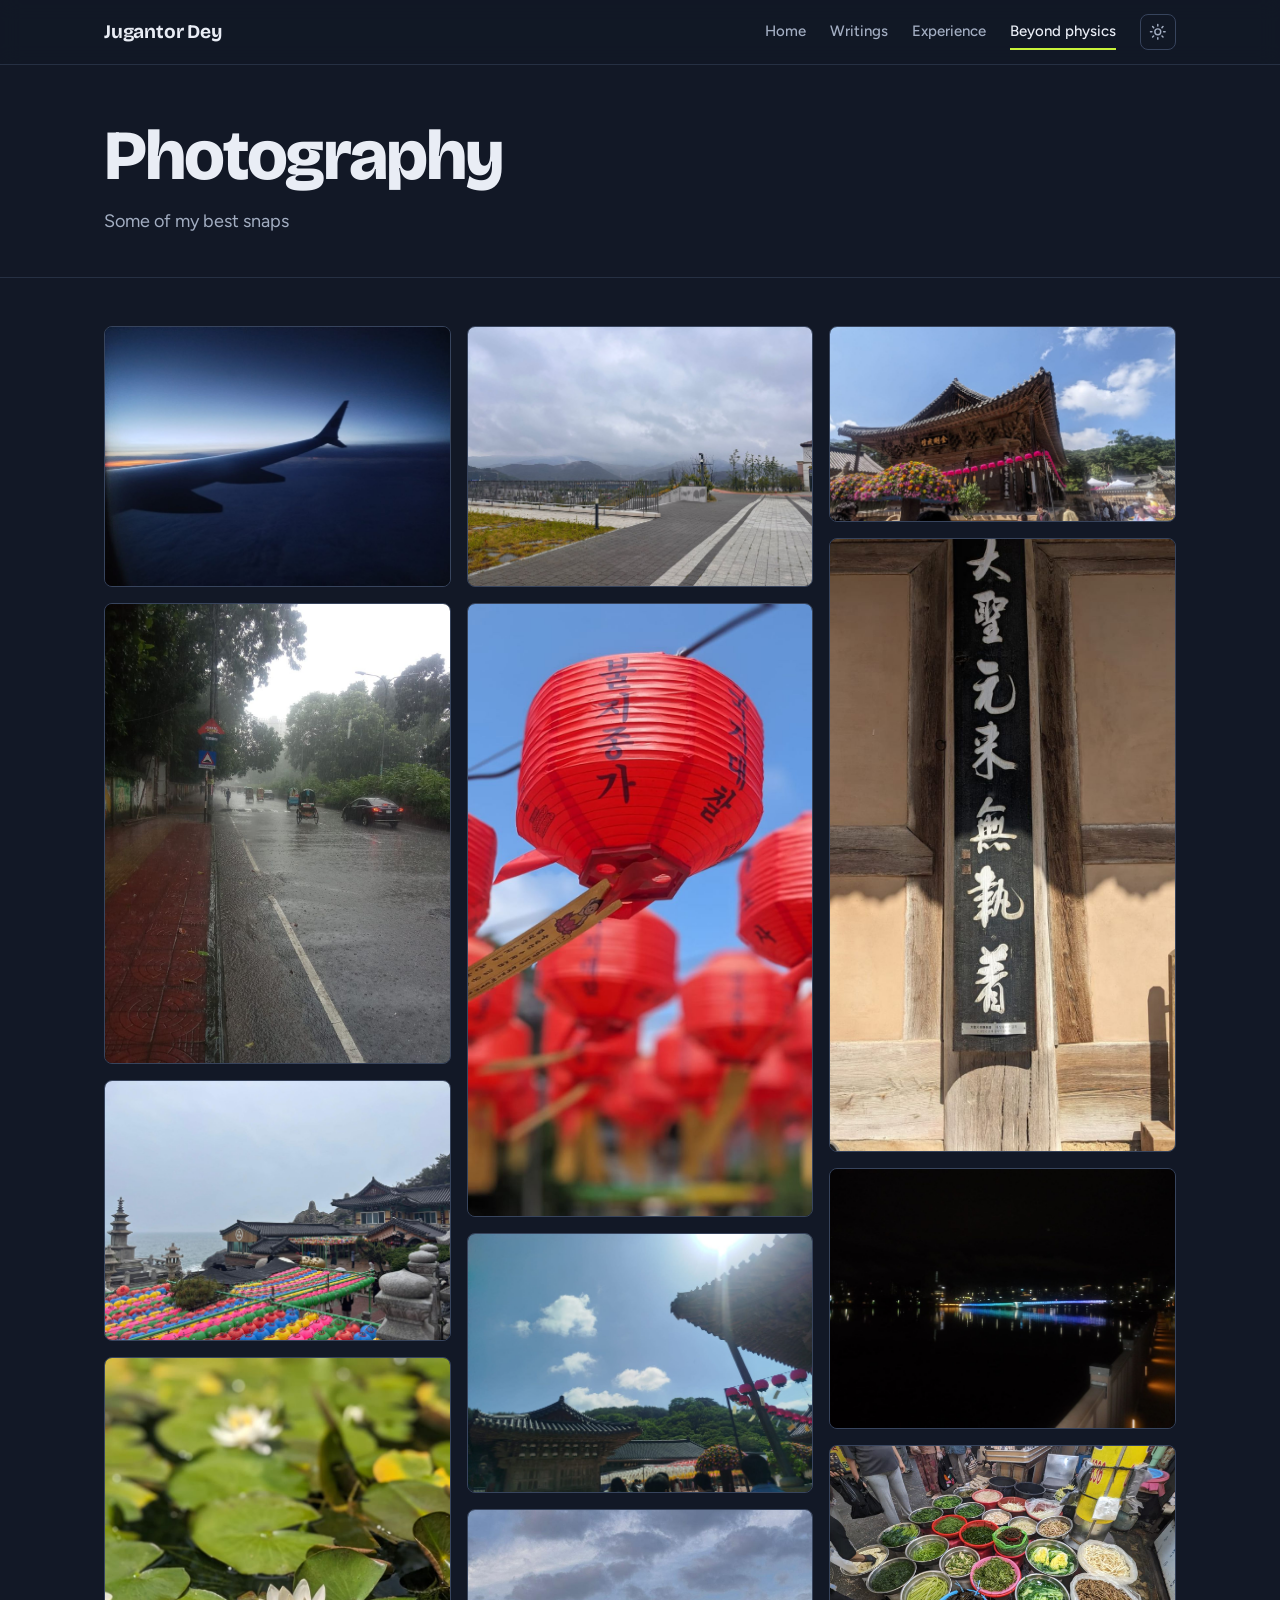
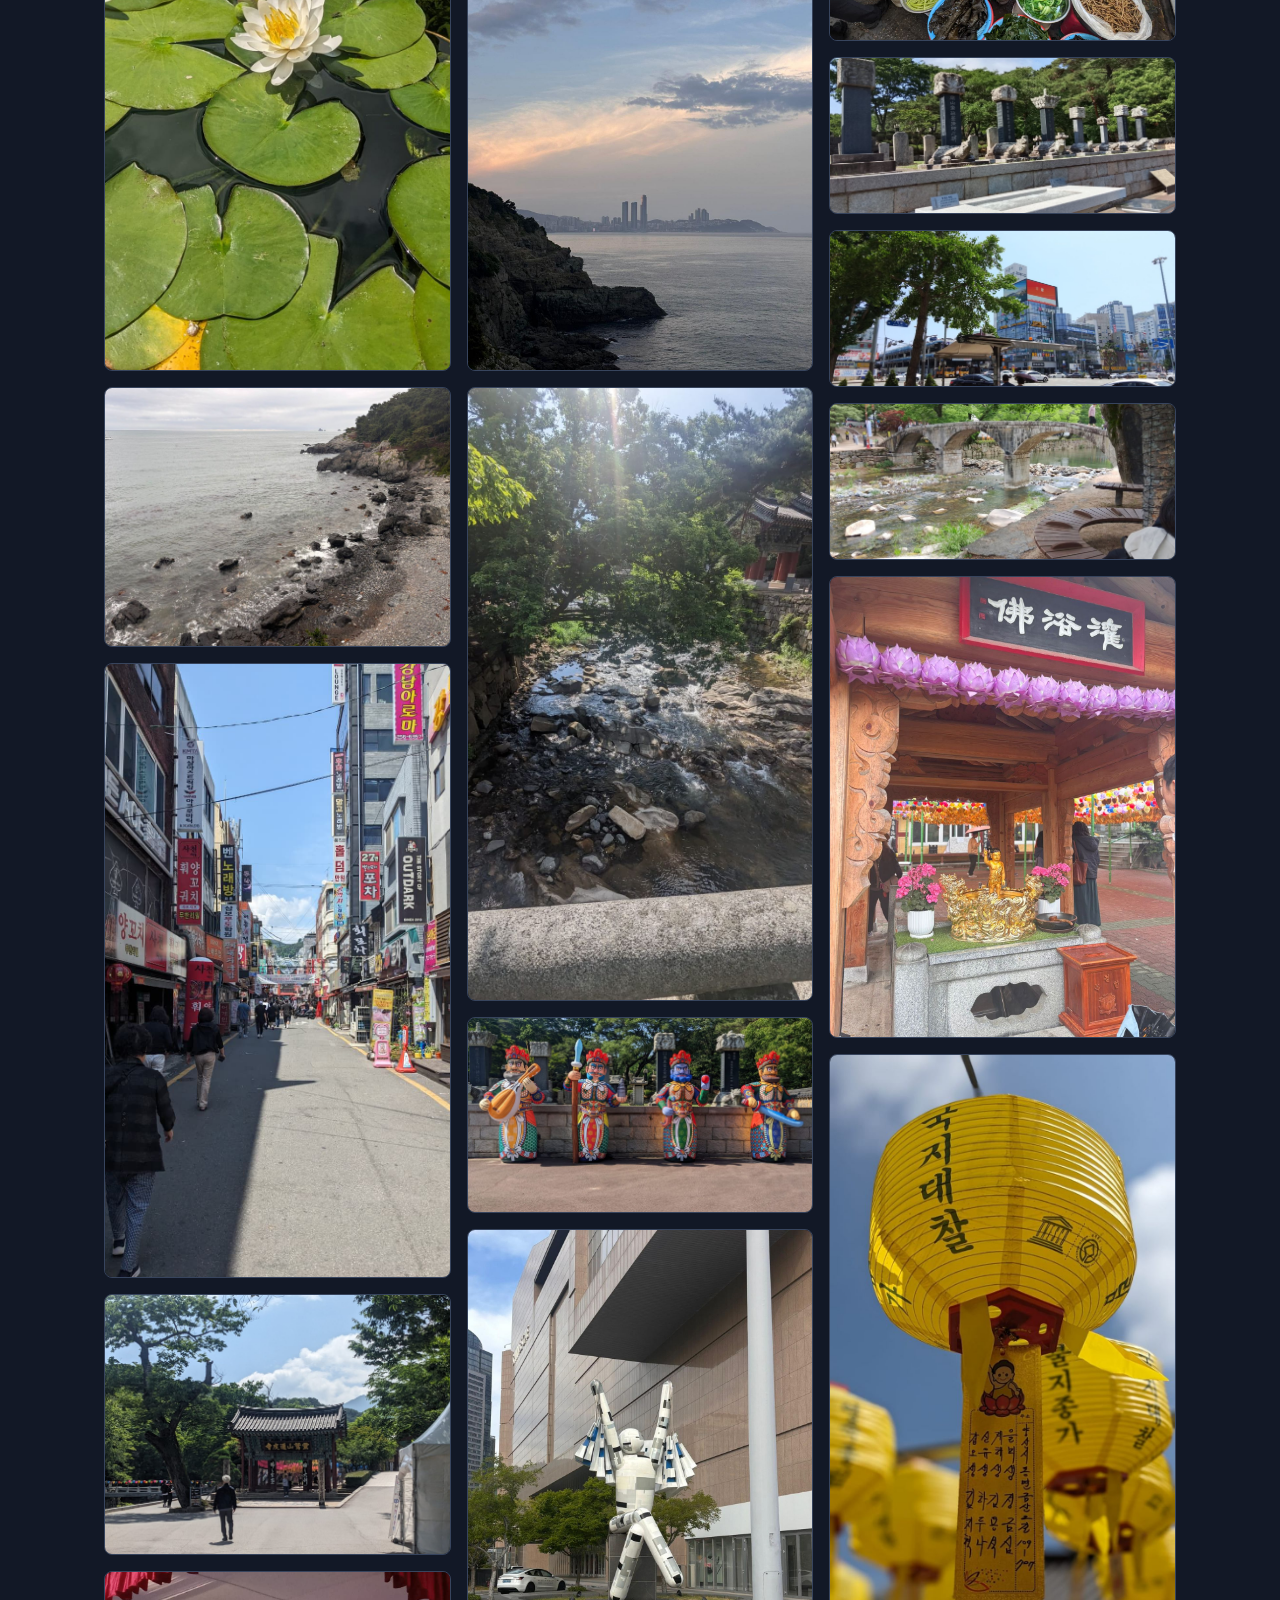
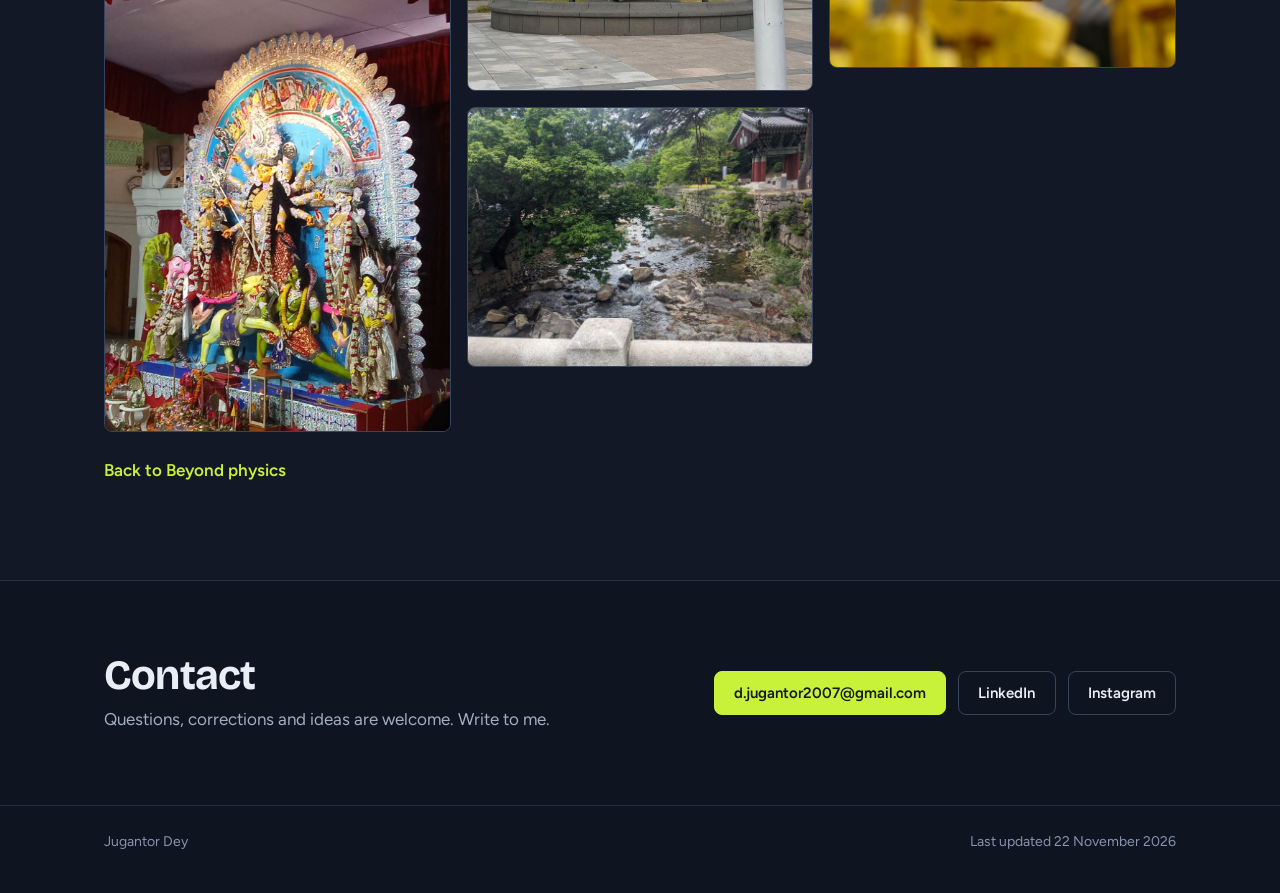
<file: photography.html>
<!DOCTYPE html>
<html lang="en" data-theme="dark">
<head>
<meta charset="utf-8">
<meta name="viewport" content="width=device-width, initial-scale=1">
<title>Photography | Jugantor Dey</title>
<meta name="description" content="Landscapes, temples, streets and nature photographed on a phone by Jugantor Dey.">
<link rel="icon" href="favicon.svg" type="image/svg+xml">
<link rel="icon" href="favicon.ico" sizes="32x32">
<link rel="apple-touch-icon" href="apple-touch-icon.png">
<link rel="preconnect" href="https://fonts.googleapis.com">
<link rel="preconnect" href="https://fonts.gstatic.com" crossorigin>
<link href="https://fonts.googleapis.com/css2?family=Bricolage+Grotesque:opsz,wght@12..96,500..800&family=Figtree:ital,wght@0,400..700;1,400&family=Noto+Sans+Bengali:wght@400;500&display=swap" rel="stylesheet">
<meta name="theme-color" content="#121826">
<script>try{document.documentElement.setAttribute("data-theme",localStorage.getItem("theme")==="light"?"light":"dark")}catch(e){document.documentElement.setAttribute("data-theme","dark")}</script>
<link rel="stylesheet" href="style.css">
<script defer src="https://cloud.umami.is/script.js" data-website-id="651d6be3-6963-49e7-a22d-0ef7555b28bb"></script>
</head>
<body>

<header class="topbar">
  <div class="wrap">
    <a class="brand" href="./">Jugantor Dey</a>
    <nav aria-label="Main">
      <a href="./">Home</a>
      <a href="writings.html">Writings</a>
      <a href="experience.html">Experience</a>
      <a href="beyond.html" aria-current="page">Beyond physics</a>
    </nav>
    <button class="theme-toggle" id="theme-toggle" type="button" aria-label="Switch to light mode">
      <svg class="icon-sun" viewBox="0 0 24 24" aria-hidden="true"><circle cx="12" cy="12" r="4"/><path d="M12 2v2M12 20v2M4.9 4.9l1.4 1.4M17.7 17.7l1.4 1.4M2 12h2M20 12h2M4.9 19.1l1.4-1.4M17.7 6.3l1.4-1.4"/></svg>
      <svg class="icon-moon" viewBox="0 0 24 24" aria-hidden="true"><path d="M21 12.8A9 9 0 1 1 11.2 3a7 7 0 0 0 9.8 9.8z"/></svg>
    </button>
  </div>
</header>

<section class="page-head slim">
  <div class="wrap">
    <h1>Photography</h1>
    <p class="intro">Some of my best snaps</p>
  </div>
</section>

<main>

<section class="block" id="photos">
  <div class="wrap">
    <ul class="masonry">
      <li><a href="img/snaps/horizon.jpg" data-cap="Horizon"><img src="img/snaps/horizon.jpg" alt="An aeroplane wing against a dark blue sky at dusk" width="1400" height="1050" loading="lazy"><span>Horizon</span></a></li>
      <li><a href="img/snaps/rainy-dhaka.jpg" data-cap="Rainy Dhaka"><img src="img/snaps/rainy-dhaka.jpg" alt="A wet road lined with trees in the rain" width="1050" height="1400" loading="lazy"><span>Rainy Dhaka</span></a></li>
      <li><a href="img/snaps/haedong-yonggungsa.jpg" data-cap="Haedong Yonggungsa"><img src="img/snaps/haedong-yonggungsa.jpg" alt="Temple roofs and rows of colourful lanterns by the sea" width="1400" height="1050" loading="lazy"><span>Haedong Yonggungsa</span></a></li>
      <li><a href="img/snaps/lilly.jpg" data-cap="Lilly"><img src="img/snaps/lilly.jpg" alt="A white water lily among green pads" width="788" height="1400" loading="lazy"><span>Lilly</span></a></li>
      <li><a href="img/snaps/peace.jpg" data-cap="Peace"><img src="img/snaps/peace.jpg" alt="A grey sea and a rocky shore" width="1400" height="1050" loading="lazy"><span>Peace</span></a></li>
      <li><a href="img/snaps/nampodong.jpg" data-cap="Nampo-dong"><img src="img/snaps/nampodong.jpg" alt="A narrow shopping street with signs" width="720" height="1280" loading="lazy"><span>Nampo-dong</span></a></li>
      <li><a href="img/snaps/gate-of-tongdosa.jpg" data-cap="Gate of Tongdosa"><img src="img/snaps/gate-of-tongdosa.jpg" alt="A temple gate at the end of a paved path" width="1400" height="1050" loading="lazy"><span>Gate of Tongdosa</span></a></li>
      <li><a href="img/snaps/durga.jpg" data-cap="The goddess"><img src="img/snaps/durga.jpg" alt="A colourful Durga idol" width="960" height="1280" loading="lazy"><span>The goddess</span></a></li>
      <li><a href="img/snaps/skyhigh.jpg" data-cap="Skyhigh"><img src="img/snaps/skyhigh.jpg" alt="A viewpoint path under a cloudy sky" width="1400" height="1050" loading="lazy"><span>Skyhigh</span></a></li>
      <li><a href="img/snaps/yeondeung-red.jpg" data-cap="Yeondeung, red"><img src="img/snaps/yeondeung-red.jpg" alt="Red paper lanterns against a blue sky" width="788" height="1400" loading="lazy"><span>Yeondeung, red</span></a></li>
      <li><a href="img/snaps/blue-and-clear.jpg" data-cap="Blue and clear"><img src="img/snaps/blue-and-clear.jpg" alt="Temple roofs under a bright blue sky" width="1400" height="1050" loading="lazy"><span>Blue and clear</span></a></li>
      <li><a href="img/snaps/oryukdu.jpg" data-cap="Oryukdo"><img src="img/snaps/oryukdu.jpg" alt="A rocky coast with a city on the horizon at dusk" width="1050" height="1400" loading="lazy"><span>Oryukdo</span></a></li>
      <li><a href="img/snaps/flow.jpg" data-cap="Flow"><img src="img/snaps/flow.jpg" alt="Sunlight on a rocky stream" width="788" height="1400" loading="lazy"><span>Flow</span></a></li>
      <li><a href="img/snaps/sacheonwang.jpg" data-cap="Sacheonwang"><img src="img/snaps/sacheonwang.jpg" alt="Four painted guardian statues" width="1400" height="788" loading="lazy"><span>Sacheonwang</span></a></li>
      <li><a href="img/snaps/consumerism.jpg" data-cap="Consumerism"><img src="img/snaps/consumerism.jpg" alt="A white robot statue outside a shopping building" width="1050" height="1400" loading="lazy"><span>Consumerism</span></a></li>
      <li><a href="img/snaps/calmness.jpg" data-cap="Calmness"><img src="img/snaps/calmness.jpg" alt="A rocky stream among green trees" width="1400" height="1050" loading="lazy"><span>Calmness</span></a></li>
      <li><a href="img/snaps/heritage-of-tongdosa.jpg" data-cap="Heritage of Tongdosa"><img src="img/snaps/heritage-of-tongdosa.jpg" alt="A temple building with carved eaves and a blue sky" width="1400" height="788" loading="lazy"><span>Heritage of Tongdosa</span></a></li>
      <li><a href="img/snaps/detachment.jpg" data-cap="Detachment"><img src="img/snaps/detachment.jpg" alt="A tall wooden sign with Chinese characters" width="788" height="1400" loading="lazy"><span>Detachment</span></a></li>
      <li><a href="img/snaps/suyeong.jpg" data-cap="Suyeong"><img src="img/snaps/suyeong.jpg" alt="A lit bridge over water at night" width="1400" height="1050" loading="lazy"><span>Suyeong</span></a></li>
      <li><a href="img/snaps/vitamins.jpg" data-cap="Vitamins"><img src="img/snaps/vitamins.jpg" alt="A market stall of fresh vegetables and side dishes" width="1280" height="720" loading="lazy"><span>Vitamins</span></a></li>
      <li><a href="img/snaps/biseok.jpg" data-cap="Biseok"><img src="img/snaps/biseok.jpg" alt="Rows of carved stone markers" width="1400" height="630" loading="lazy"><span>Biseok</span></a></li>
      <li><a href="img/snaps/intersection.jpg" data-cap="Intersection"><img src="img/snaps/intersection.jpg" alt="A street corner with buildings and trees" width="1400" height="630" loading="lazy"><span>Intersection</span></a></li>
      <li><a href="img/snaps/serenity.jpg" data-cap="Serenity"><img src="img/snaps/serenity.jpg" alt="A stream under a stone bridge" width="1400" height="630" loading="lazy"><span>Serenity</span></a></li>
      <li><a href="img/snaps/gwanbul.jpg" data-cap="Gwanbul"><img src="img/snaps/gwanbul.jpg" alt="A shrine hall with a Buddhist sign and flowers" width="1050" height="1400" loading="lazy"><span>Gwanbul</span></a></li>
      <li><a href="img/snaps/yeondeung.jpg" data-cap="Yeondeung"><img src="img/snaps/yeondeung.jpg" alt="Yellow paper lanterns hanging in a row" width="788" height="1400" loading="lazy"><span>Yeondeung</span></a></li>
    </ul>
    <p class="more-link"><a href="beyond.html">Back to Beyond physics</a></p>
  </div>
</section>

</main>

<dialog class="lightbox" id="lightbox" aria-label="Photo viewer"><button class="lb-close" type="button" aria-label="Close" onclick="this.parentNode.close()">&times;</button><img alt=""><p></p></dialog>

<section class="contact" id="contact">
  <div class="wrap">
    <div>
      <h2>Contact</h2>
      <p>Questions, corrections and ideas are welcome. Write to me.</p>
    </div>
    <div class="btn-row">
      <a class="btn" href="mailto:d.jugantor2007@gmail.com">d.jugantor2007@gmail.com</a>
      <a class="btn ghost" target="_blank" rel="noopener" href="https://www.linkedin.com/in/jugantordey/">LinkedIn</a>
      <a class="btn ghost" target="_blank" rel="noopener" href="https://www.instagram.com/jugantor_2007/">Instagram</a>
    </div>
  </div>
</section>


<footer>
  <div class="wrap">
    <p>Jugantor Dey</p>
    <p>Last updated 22 November 2026</p>
  </div>
</footer>

<script data-goatcounter="https://jugantordey.goatcounter.com/count"
        async src="//gc.zgo.at/count.js"></script>

<script src="site.js" defer></script>

</body>
</html>
</file>
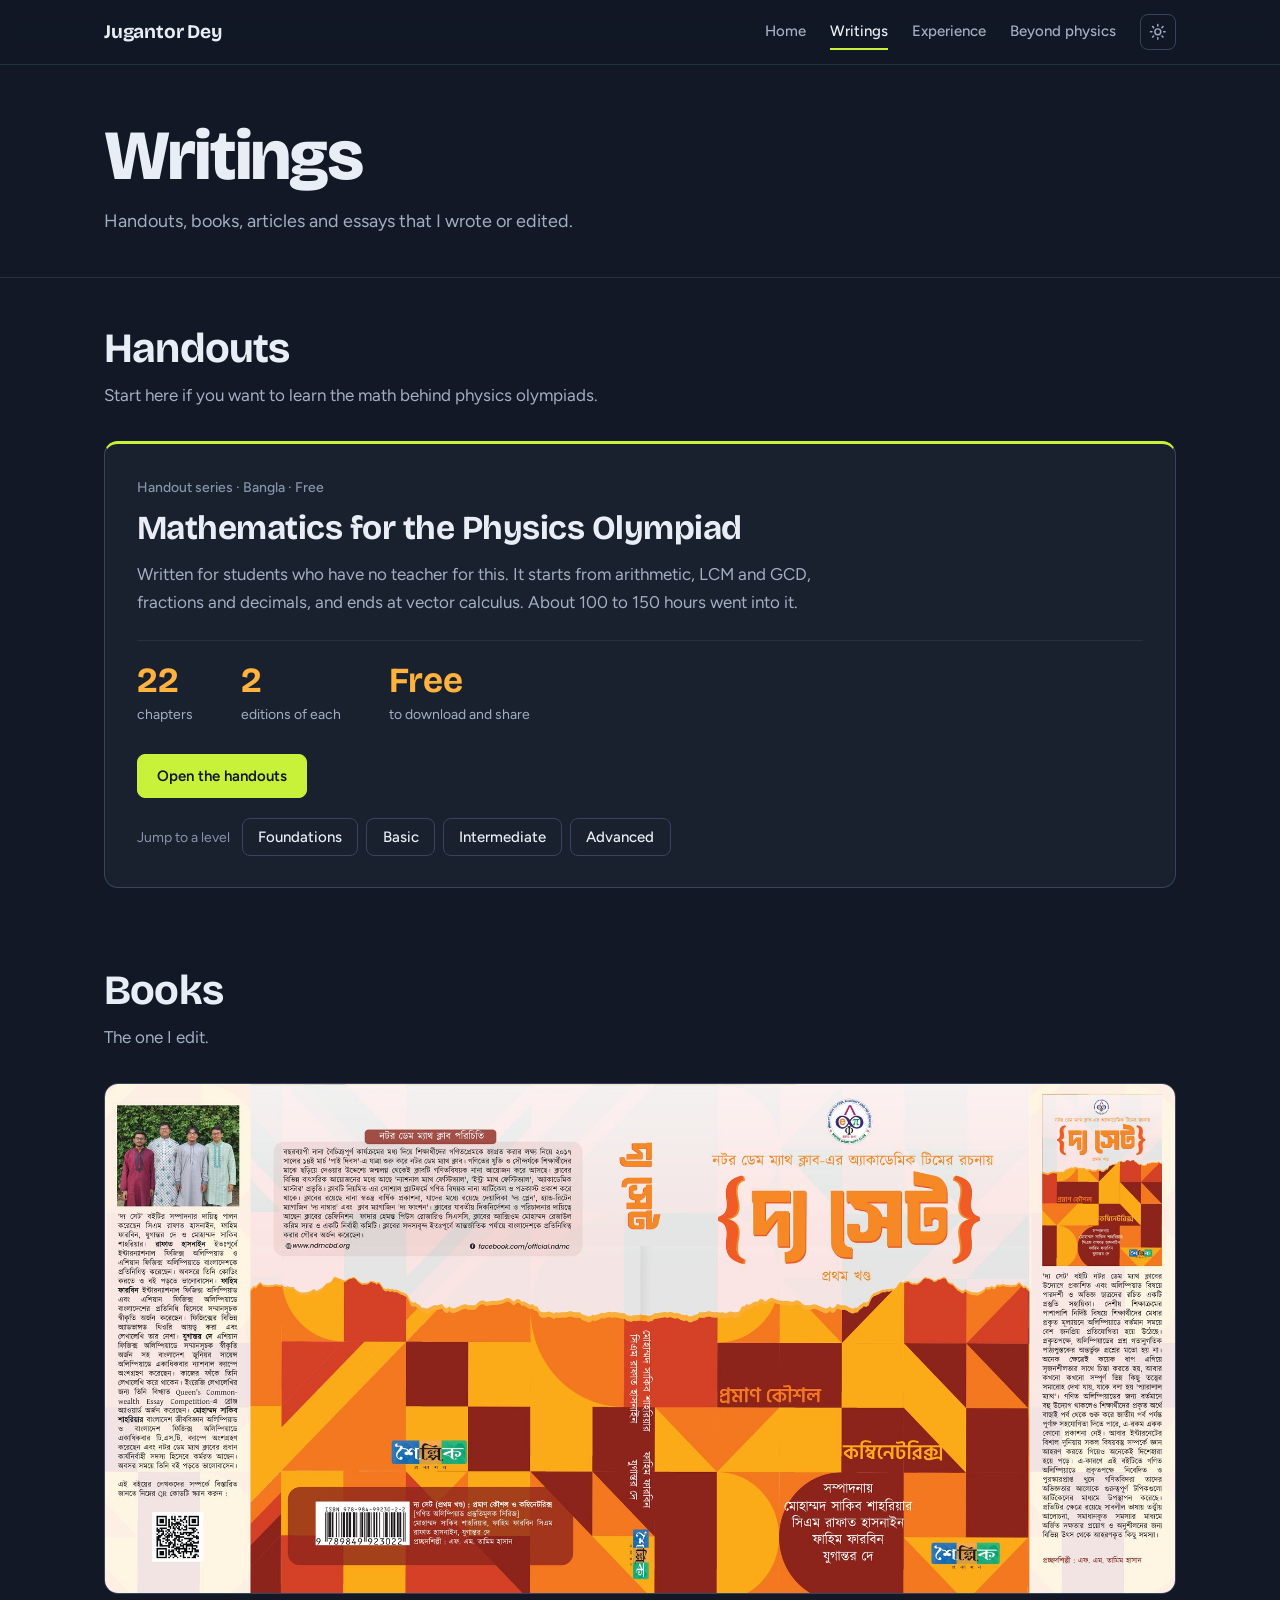
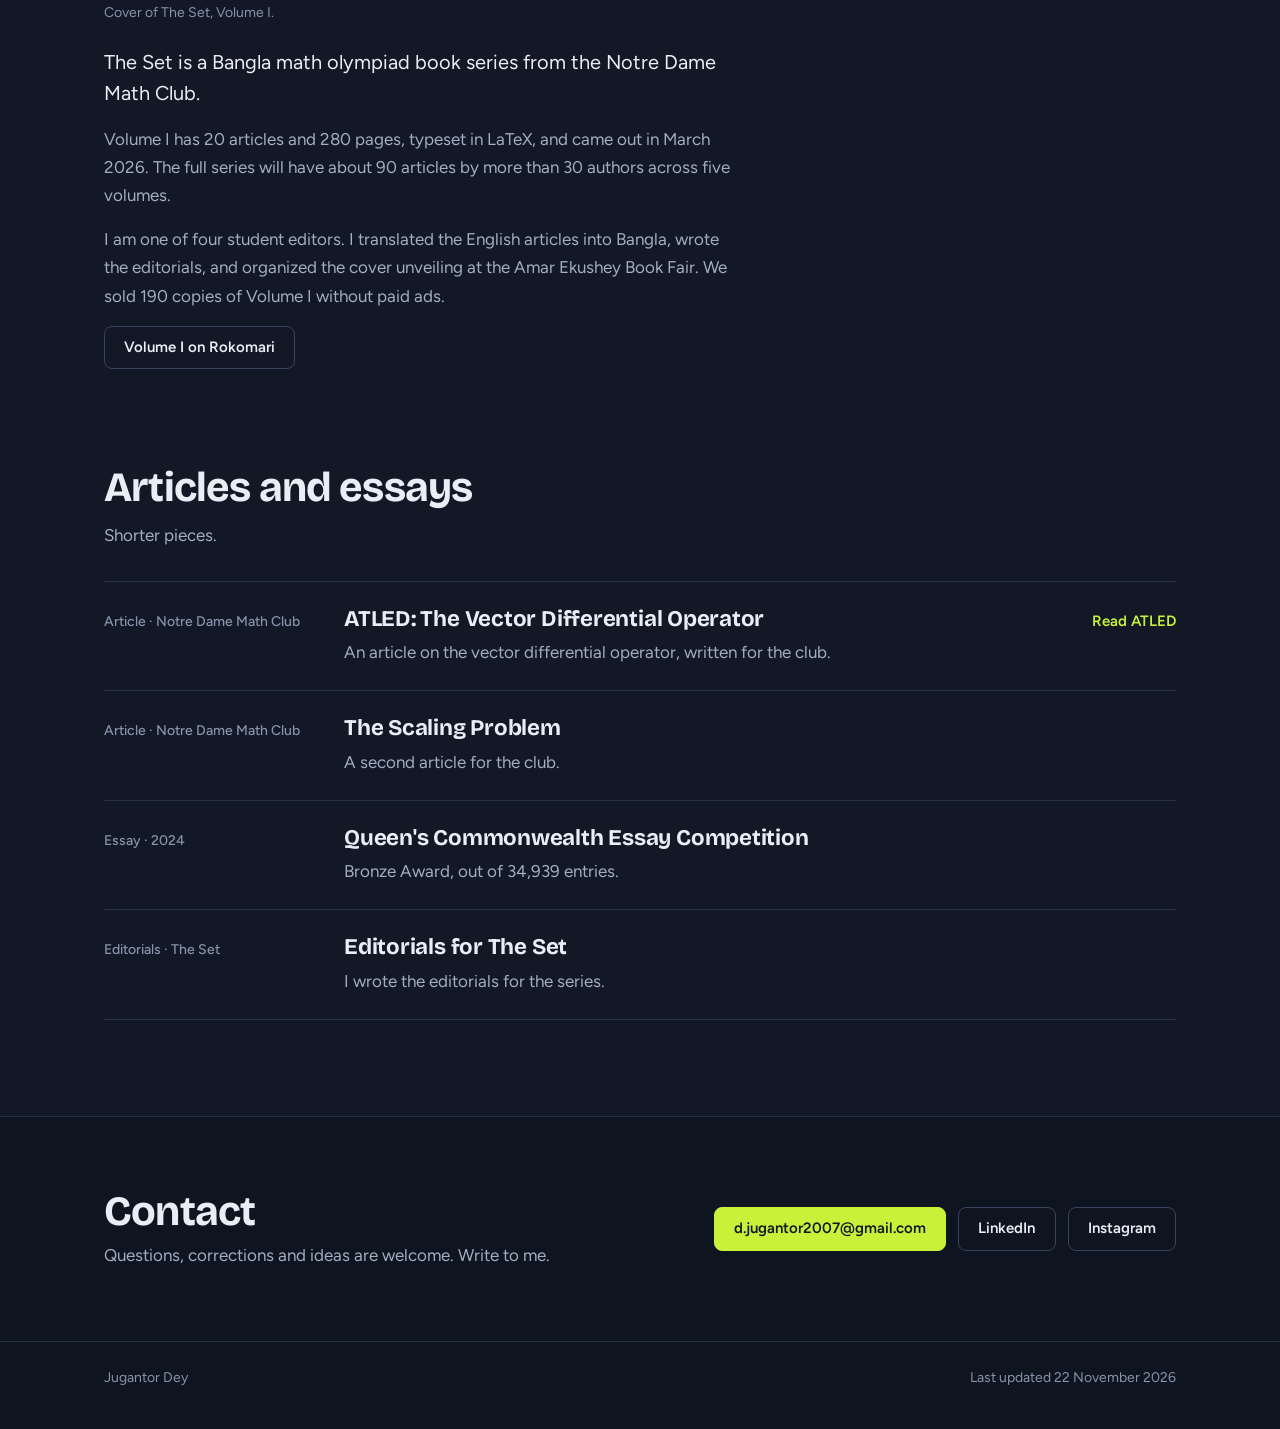
<file: writings.html>
<!DOCTYPE html>
<html lang="en" data-theme="dark">
<head>
<meta charset="utf-8">
<meta name="viewport" content="width=device-width, initial-scale=1">
<title>Writings | Jugantor Dey</title>
<meta name="description" content="Free Bangla math handouts for physics olympiads, The Set (a Bangla math olympiad book series), and articles and essays by Jugantor Dey.">
<link rel="icon" href="favicon.svg" type="image/svg+xml">
<link rel="icon" href="favicon.ico" sizes="32x32">
<link rel="apple-touch-icon" href="apple-touch-icon.png">
<link rel="preconnect" href="https://fonts.googleapis.com">
<link rel="preconnect" href="https://fonts.gstatic.com" crossorigin>
<link href="https://fonts.googleapis.com/css2?family=Bricolage+Grotesque:opsz,wght@12..96,500..800&family=Figtree:ital,wght@0,400..700;1,400&family=Noto+Sans+Bengali:wght@400;500&display=swap" rel="stylesheet">
<meta name="theme-color" content="#121826">
<script>try{document.documentElement.setAttribute("data-theme",localStorage.getItem("theme")==="light"?"light":"dark")}catch(e){document.documentElement.setAttribute("data-theme","dark")}</script>
<link rel="stylesheet" href="style.css">
<script defer src="https://cloud.umami.is/script.js" data-website-id="651d6be3-6963-49e7-a22d-0ef7555b28bb"></script>
</head>
<body>

<header class="topbar">
  <div class="wrap">
    <a class="brand" href="./">Jugantor Dey</a>
    <nav aria-label="Main">
      <a href="./">Home</a>
      <a href="writings.html" aria-current="page">Writings</a>
      <a href="experience.html">Experience</a>
      <a href="beyond.html">Beyond physics</a>
    </nav>
    <button class="theme-toggle" id="theme-toggle" type="button" aria-label="Switch to light mode">
      <svg class="icon-sun" viewBox="0 0 24 24" aria-hidden="true"><circle cx="12" cy="12" r="4"/><path d="M12 2v2M12 20v2M4.9 4.9l1.4 1.4M17.7 17.7l1.4 1.4M2 12h2M20 12h2M4.9 19.1l1.4-1.4M17.7 6.3l1.4-1.4"/></svg>
      <svg class="icon-moon" viewBox="0 0 24 24" aria-hidden="true"><path d="M21 12.8A9 9 0 1 1 11.2 3a7 7 0 0 0 9.8 9.8z"/></svg>
    </button>
  </div>
</header>

<section class="page-head slim">
  <div class="wrap">
    <h1>Writings</h1>
    <p class="intro">Handouts, books, articles and essays that I wrote or edited.</p>
  </div>
</section>

<main>

<section class="block" id="handouts">
  <div class="wrap">
    <div class="sec-head">
      <h2>Handouts</h2>
      <p>Start here if you want to learn the math behind physics olympiads.</p>
    </div>
<article class="panel">
      <p class="tag">Handout series &middot; Bangla &middot; Free</p>
      <h3>Mathematics for the Physics Olympiad</h3>
      <p>Written for students who have no teacher for this. It starts from arithmetic, LCM and GCD, fractions and decimals, and ends at vector calculus. About 100 to 150 hours went into it.</p>
      <div class="stats">
        <div><b>22</b><span>chapters</span></div>
        <div><b>2</b><span>editions of each</span></div>
        <div><b>Free</b><span>to download and share</span></div>
      </div>
      <div class="btn-row">
        <a class="btn" href="handouts.html">Open the handouts</a>
      </div>
      <nav class="tiers" aria-label="Handout levels"><span class="tiers-label">Jump to a level</span><a href="handouts.html#foundations">Foundations</a><a href="handouts.html#basic">Basic</a><a href="handouts.html#intermediate">Intermediate</a><a href="handouts.html#advanced">Advanced</a></nav>
    </article>
  </div>
</section>

<section class="block" id="books">
  <div class="wrap">
    <div class="sec-head">
      <h2>Books</h2>
      <p>The one I edit.</p>
    </div>
<figure class="fig set-cover">
  <img src="img/the-set-cover.jpg" alt="Cover of The Set, Volume I, in orange and yellow geometric patterns with Bangla lettering" width="2000" height="952" loading="lazy">
  <figcaption>Cover of The Set, Volume I.</figcaption>
</figure>
    <div class="split" style="margin-top:0">
      <div>
        <p class="lede">The Set is a Bangla math olympiad book series from the Notre Dame Math Club.</p>
        <p>Volume I has 20 articles and 280 pages, typeset in LaTeX, and came out in March 2026. The full series will have about 90 articles by more than 30 authors across five volumes.</p>
        <p>I am one of four student editors. I translated the English articles into Bangla, wrote the editorials, and organized the cover unveiling at the Amar Ekushey Book Fair. We sold 190 copies of Volume I without paid ads.</p>
        <p><a class="btn ghost" target="_blank" rel="noopener" href="https://www.rokomari.com/book/545183/the-set-1st-volume-proof-technique-and-combinatorics">Volume I on Rokomari</a></p>
      </div>
    </div>
  </div>
</section>

<section class="block" id="articles">
  <div class="wrap">
    <div class="sec-head">
      <h2>Articles and essays</h2>
      <p>Shorter pieces.</p>
    </div>
<ul class="work-list">
      <li>
        <p class="tag">Article &middot; Notre Dame Math Club</p>
        <div><h3>ATLED: The Vector Differential Operator</h3><p>An article on the vector differential operator, written for the club.</p></div>
        <a class="more" target="_blank" rel="noopener" href="https://ndmcbd.org/resources?item=atled">Read ATLED</a>
      </li>
      <li>
        <p class="tag">Article &middot; Notre Dame Math Club</p>
        <div><h3>The Scaling Problem</h3><p>A second article for the club.</p></div>
      </li>
      <li>
        <p class="tag">Essay &middot; 2024</p>
        <div><h3>Queen's Commonwealth Essay Competition</h3><p>Bronze Award, out of 34,939 entries.</p></div>
      </li>
      <li>
        <p class="tag">Editorials &middot; The Set</p>
        <div><h3>Editorials for The Set</h3><p>I wrote the editorials for the series.</p></div>
      </li>
    </ul>
  </div>
</section>

</main>

<section class="contact" id="contact">
  <div class="wrap">
    <div>
      <h2>Contact</h2>
      <p>Questions, corrections and ideas are welcome. Write to me.</p>
    </div>
    <div class="btn-row">
      <a class="btn" href="mailto:d.jugantor2007@gmail.com">d.jugantor2007@gmail.com</a>
      <a class="btn ghost" target="_blank" rel="noopener" href="https://www.linkedin.com/in/jugantordey/">LinkedIn</a>
      <a class="btn ghost" target="_blank" rel="noopener" href="https://www.instagram.com/jugantor_2007/">Instagram</a>
    </div>
  </div>
</section>


<footer>
  <div class="wrap">
    <p>Jugantor Dey</p>
    <p>Last updated 22 November 2026</p>
  </div>
</footer>

<script data-goatcounter="https://jugantordey.goatcounter.com/count"
        async src="//gc.zgo.at/count.js"></script>

<script src="site.js" defer></script>

</body>
</html>
</file>
<file: style.css>
/* ==========================================================================
   Jugantor Dey, portfolio stylesheet

   Direction: a physics freshman who is good at it and doesn't make a thing of it.
   Dark ink-blue by default, light mode behind a toggle (html[data-theme]).

   Accents (use sparingly)
     lime  = actions and links (--accent / --accent-text)
     amber = numbers and the one warm highlight (--warm)

   Type
     Display: Bricolage Grotesque (headings, name, numerals)
     Body:    Figtree
     Bangla:  Noto Sans Bengali (anything with lang="bn")

   Shape: 8px controls, 14px panels, no shadows. Depth comes from borders and
   surface colour. Motion: 150ms ease-out, nothing decorative.
   ========================================================================== */

:root,
html[data-theme="dark"] {
  --bg:          #121826;
  --bg-raise:    #19212f;
  --bg-sunk:     #0e1420;
  --line:        #263043;
  --line-strong: #37445d;
  --ink:         #e9edf5;
  --muted:       #a3aec2;
  --faint:       #8794ab;
  --accent:      #c8f23a;
  --accent-text: #c8f23a;
  --on-accent:   #121826;
  --warm:        #ffb23e;
  color-scheme: dark;
}

html[data-theme="light"] {
  --bg:          #f3f5f9;
  --bg-raise:    #ffffff;
  --bg-sunk:     #e8ecf3;
  --line:        #d9dfe9;
  --line-strong: #c0c9d9;
  --ink:         #131a2a;
  --muted:       #46526a;
  --faint:       #66728a;
  --accent:      #c8f23a;
  --accent-text: #3b6600;
  --on-accent:   #131a2a;
  --warm:        #a35700;
  color-scheme: light;
}

:root {
  --display: "Bricolage Grotesque", "Avenir Next", "Segoe UI", system-ui, sans-serif;
  --body:    "Figtree", system-ui, -apple-system, "Segoe UI", Roboto, sans-serif;
  --bn:      "Noto Sans Bengali", "Figtree", sans-serif;

  --wrap:    70rem;
  --measure: 40rem;
  --r-control: 8px;
  --r-panel:   14px;
  --ease: 150ms ease-out;
}

*, *::before, *::after { box-sizing: border-box; }

html {
  -webkit-text-size-adjust: 100%;
  scroll-behavior: smooth;
  scroll-padding-top: 5rem;
}

body {
  margin: 0;
  background: var(--bg);
  color: var(--ink);
  font-family: var(--body);
  font-size: 1.0625rem;
  line-height: 1.65;
  text-rendering: optimizeLegibility;
  -webkit-font-smoothing: antialiased;
}

img { max-width: 100%; display: block; }

[lang="bn"] { font-family: var(--bn); line-height: 1.9; }
[lang="bn"] [lang="en"] { font-family: var(--body); }

a { color: var(--accent-text); text-decoration: none; }
a:hover { text-decoration: underline; text-underline-offset: 3px; }
a:focus-visible, button:focus-visible {
  outline: 2px solid var(--accent-text);
  outline-offset: 3px;
  border-radius: 4px;
}

h1, h2, h3 { font-family: var(--display); }

.wrap { max-width: var(--wrap); margin-inline: auto; padding-inline: 1.5rem; }

/* --- top bar ------------------------------------------------------------- */

.topbar {
  position: sticky;
  top: 0;
  z-index: 10;
  background: color-mix(in srgb, var(--bg) 88%, transparent);
  -webkit-backdrop-filter: blur(10px);
  backdrop-filter: blur(10px);
  border-bottom: 1px solid var(--line);
}
.topbar .wrap {
  display: flex;
  align-items: center;
  gap: 1.5rem;
  min-height: 4rem;
}
.brand {
  font-family: var(--display);
  font-weight: 700;
  font-size: 1.2rem;
  letter-spacing: -0.01em;
  color: var(--ink);
  white-space: nowrap;
}
.brand:hover { text-decoration: none; color: var(--accent-text); }

.topbar nav {
  display: flex;
  gap: 1.5rem;
  margin-left: auto;
  font-size: 0.9375rem;
  font-weight: 500;
  overflow-x: auto;
  scrollbar-width: none;
}
.topbar nav::-webkit-scrollbar { display: none; }
.topbar nav a {
  color: var(--muted);
  white-space: nowrap;
  padding: .3rem 0;
  border-bottom: 2px solid transparent;
  transition: color var(--ease), border-color var(--ease);
}
.topbar nav a:hover { color: var(--ink); text-decoration: none; }
.topbar nav a[aria-current="page"] { color: var(--ink); border-bottom-color: var(--accent); }

.theme-toggle {
  flex: none;
  width: 2.25rem;
  height: 2.25rem;
  display: grid;
  place-items: center;
  padding: 0;
  background: transparent;
  color: var(--muted);
  border: 1px solid var(--line-strong);
  border-radius: var(--r-control);
  cursor: pointer;
  transition: color var(--ease), border-color var(--ease);
}
.theme-toggle:hover { color: var(--accent-text); border-color: var(--accent-text); }
.theme-toggle svg { width: 1.1rem; height: 1.1rem; fill: none; stroke: currentColor; stroke-width: 2; stroke-linecap: round; stroke-linejoin: round; }
html[data-theme="dark"] .icon-moon,
html[data-theme="light"] .icon-sun { display: none; }

/* --- buttons ------------------------------------------------------------- */

.btn-row { display: flex; flex-wrap: wrap; gap: .75rem; }

.btn {
  display: inline-block;
  padding: .7rem 1.2rem;
  border-radius: var(--r-control);
  font-weight: 600;
  font-size: .9375rem;
  line-height: 1.3;
  border: 1px solid var(--accent);
  background: var(--accent);
  color: var(--on-accent);
  transition: background var(--ease), border-color var(--ease), color var(--ease);
}
.btn:hover { background: var(--warm); border-color: var(--warm); color: var(--on-accent); text-decoration: none; }
html[data-theme="light"] .btn:hover { color: #fff; }
.btn.ghost { background: transparent; color: var(--ink); border-color: var(--line-strong); }
.btn.ghost:hover { background: transparent; color: var(--accent-text); border-color: var(--accent-text); }

/* --- hero ---------------------------------------------------------------- */

.hero { padding: 5rem 0 4.5rem; border-bottom: 1px solid var(--line); }
.hero .wrap {
  display: grid;
  grid-template-columns: minmax(0, 1.2fr) minmax(0, .8fr);
  gap: 4rem;
  align-items: center;
}

.hero h1 {
  margin: 0 0 1.25rem;
  font-weight: 800;
  font-size: clamp(3.4rem, 10.5vw, 7rem);
  line-height: .92;
  letter-spacing: -0.035em;
}
.hero h1 span { display: block; }

.identity {
  margin: 0 0 1.5rem;
  font-family: var(--display);
  font-weight: 500;
  font-size: clamp(1.25rem, 2.6vw, 1.6rem);
  line-height: 1.3;
  color: var(--muted);
}

.identity span { display: block; margin-top: .35rem; font-family: var(--body); font-weight: 400; font-size: 1rem; color: var(--faint); }

.hero .lead { max-width: 34rem; margin: 0 0 2rem; font-size: 1.1875rem; line-height: 1.6; }

.top-figure { margin: 0; }
#top { display: block; cursor: crosshair; width: 100%; max-width: 30rem; aspect-ratio: 1 / 1; margin-inline: auto; }

/* --- sections ------------------------------------------------------------ */

section.block { padding: 5rem 0 0; }
.sec-head { margin-bottom: 2rem; }
.sec-head h2 {
  margin: 0;
  font-weight: 700;
  font-size: clamp(1.9rem, 4vw, 2.6rem);
  line-height: 1.1;
  letter-spacing: -0.02em;
}

/* --- work ---------------------------------------------------------------- */

.panel {
  background: var(--bg-raise);
  border: 1px solid var(--line-strong);
  border-top: 3px solid var(--accent);
  border-radius: var(--r-panel);
  padding: 2rem 2rem 1.9rem;
}
.panel .tag { margin-bottom: .6rem; }
.panel h3 { margin: 0 0 .75rem; font-weight: 700; font-size: clamp(1.6rem, 3.2vw, 2.1rem); line-height: 1.15; letter-spacing: -0.015em; }
.panel p { margin: 0 0 1.5rem; max-width: 46rem; color: var(--muted); }
.panel p.tag { margin: 0 0 .6rem; color: var(--faint); }

.stats { display: flex; flex-wrap: wrap; gap: 1.25rem 3rem; padding-top: 1.4rem; margin: 0 0 1.75rem; border-top: 1px solid var(--line); }
.stats div { display: flex; flex-direction: column; }
.stats b { font-family: var(--display); font-weight: 700; font-size: 2.2rem; line-height: 1; color: var(--warm); }
.stats span { font-size: .875rem; color: var(--muted); margin-top: .3rem; }

.tag { margin: 0; font-size: .875rem; font-weight: 500; color: var(--faint); }

.work-list { list-style: none; margin: 1.5rem 0 0; padding: 0; }
.work-list li {
  display: grid;
  grid-template-columns: 13rem minmax(0, 1fr) auto;
  gap: .5rem 2rem;
  align-items: baseline;
  padding: 1.5rem 0;
  border-top: 1px solid var(--line);
}
.work-list li:last-child { border-bottom: 1px solid var(--line); }
.work-list h3 { margin: 0 0 .35rem; font-weight: 700; font-size: 1.4rem; line-height: 1.2; letter-spacing: -0.01em; }
.work-list p { margin: 0; color: var(--muted); max-width: var(--measure); }
.work-list p.tag { color: var(--faint); }
.work-list .more { font-weight: 600; font-size: .9375rem; white-space: nowrap; }

/* --- about --------------------------------------------------------------- */

.about { display: grid; grid-template-columns: minmax(0, 1fr) 17rem; gap: 4rem; align-items: stretch; }
.about p { margin: 0 0 1.2rem; max-width: var(--measure); color: var(--muted); }
.about p:first-child { font-size: 1.25rem; line-height: 1.55; color: var(--ink); }
.about p a { color: var(--ink); text-decoration: underline; text-decoration-color: var(--line-strong); text-underline-offset: 3px; transition: text-decoration-color var(--ease), color var(--ease); }
.about p a:hover { color: var(--accent-text); text-decoration-color: var(--accent-text); }

/* photos fill the height of the text beside them, so no empty gap is left */
.photo-wrap { position: relative; min-height: 18rem; border: 1px solid var(--line-strong); border-radius: var(--r-panel); overflow: hidden; background: var(--bg-raise); }
.photo { position: absolute; inset: 0; width: 100%; height: 100%; object-fit: cover; object-position: 50% 20%; }

.facts { margin-top: 1.75rem; background: var(--bg-raise); border: 1px solid var(--line); border-radius: var(--r-panel); padding: 1.1rem 1.4rem; }
.facts dl { margin: 0; display: grid; grid-template-columns: repeat(2, minmax(0, 1fr)); gap: 1rem 2rem; }
.facts dt { font-size: .875rem; font-weight: 500; color: var(--faint); }
.facts dd { margin: 0; font-size: .9375rem; line-height: 1.5; }

/* --- experience timeline ------------------------------------------------- */

.exp { display: grid; grid-template-columns: 19rem minmax(0, 1fr); gap: 4rem; align-items: stretch; }
.exp .photo { object-position: 50% 25%; }
.timeline { list-style: none; margin: 0; padding: 0; border-left: 2px solid var(--line); }
.timeline li { position: relative; padding: 0 0 2rem 2rem; }
.timeline li:last-child { padding-bottom: 0; }
.timeline li::before {
  content: "";
  position: absolute;
  left: -7px; top: .55rem;
  width: 12px; height: 12px;
  border-radius: 50%;
  background: var(--bg);
  border: 2px solid var(--line-strong);
}
.timeline li.now::before { background: var(--accent); border-color: var(--accent); }
.timeline .when { margin: 0; font-size: .875rem; color: var(--faint); font-variant-numeric: tabular-nums; }
.timeline h3 { margin: .1rem 0; font-weight: 600; font-size: 1.2rem; line-height: 1.35; }
.timeline .org { margin: 0; color: var(--muted); }
.timeline .org a { color: var(--muted); text-decoration: underline; text-decoration-color: var(--line-strong); text-underline-offset: 3px; }
.timeline .org a:hover { color: var(--accent-text); }

/* --- honors and education ------------------------------------------------ */

.cols { display: grid; grid-template-columns: minmax(0, 1fr); gap: 3.5rem; }
.cols h3 { margin: 0 0 1rem; font-weight: 700; font-size: 1.5rem; letter-spacing: -0.01em; }

.rows { list-style: none; margin: 0; padding: 0; }
.rows.split { display: grid; grid-template-columns: repeat(2, minmax(0, 1fr)); column-gap: 4rem; border-bottom: 1px solid var(--line); }
.rows.split li:first-child:nth-last-child(5) { grid-column: 1 / -1; }
.rows.split li:last-child { border-bottom: 0; }
.rows li { display: grid; grid-template-columns: 4.5rem minmax(0, 1fr); gap: 1rem; padding: 1rem 0; border-top: 1px solid var(--line); }
.rows li:last-child { border-bottom: 1px solid var(--line); }
.rows .yr { font-size: .9375rem; color: var(--warm); font-weight: 600; font-variant-numeric: tabular-nums; line-height: 1.5; }
.rows .t { font-weight: 600; line-height: 1.4; }
.rows .d { margin-top: .15rem; font-size: .9375rem; line-height: 1.55; color: var(--muted); }

/* --- tab pages ------------------------------------------------------------ */

.page-head.slim { padding: 3.5rem 0 2.5rem; }
.page-head.slim h1 { margin: 0; max-width: none; }
.page-head + main > section.block:first-child { padding-top: 3rem; }
.lede { margin: 0; max-width: var(--measure); font-size: 1.25rem; line-height: 1.55; }
.soon { margin: 0; color: var(--faint); }
.cols.two { grid-template-columns: repeat(2, minmax(0, 1fr)); gap: 4rem; }
.bullets { margin: 0; padding-left: 1.2rem; }
.bullets li { padding: .2rem 0; }
.bullets li::marker { color: var(--accent-text); }
.empty-state { display: grid; place-items: center; padding: 4rem 1.5rem; border: 1px dashed var(--line-strong); border-radius: var(--r-panel); color: var(--faint); }
.empty-state p { margin: 0; }
.gallery { list-style: none; margin: 0; padding: 0; display: grid; grid-template-columns: repeat(auto-fill, minmax(16rem, 1fr)); gap: 1rem; }
.gallery img, img.shot { width: 100%; aspect-ratio: 4 / 3; object-fit: cover; border-radius: var(--r-control); border: 1px solid var(--line-strong); }

/* --- resume --------------------------------------------------------------- */

.resume { display: flex; flex-wrap: wrap; align-items: center; justify-content: space-between; gap: 1.5rem 3rem; background: var(--bg-raise); border: 1px solid var(--line-strong); border-radius: var(--r-panel); padding: 2rem; }
.resume h2 { margin: 0 0 .5rem; font-weight: 700; font-size: clamp(1.9rem, 4vw, 2.6rem); line-height: 1.1; letter-spacing: -0.02em; }
.resume p { margin: 0; max-width: 34rem; color: var(--muted); }

/* --- contact and footer -------------------------------------------------- */

.contact { margin-top: 6rem; padding: 4.5rem 0; background: var(--bg-sunk); border-top: 1px solid var(--line); }
.contact .wrap { display: flex; flex-wrap: wrap; align-items: center; justify-content: space-between; gap: 1.5rem 3rem; }
.contact h2 { margin: 0 0 .4rem; font-weight: 700; font-size: clamp(1.9rem, 4vw, 2.6rem); line-height: 1.1; letter-spacing: -0.02em; }
.contact p { margin: 0; color: var(--muted); max-width: 28rem; }

footer { padding: 1.5rem 0 2.5rem; background: var(--bg-sunk); border-top: 1px solid var(--line); font-size: .875rem; color: var(--faint); }
footer .wrap { display: flex; flex-wrap: wrap; justify-content: space-between; gap: .5rem 2rem; }
footer p { margin: 0; }
footer a { color: var(--muted); }

/* --- handouts page ------------------------------------------------------- */

.page-head { padding: 4rem 0 3.5rem; border-bottom: 1px solid var(--line); }
.page-head h1 { margin: 0 0 1.5rem; font-weight: 800; font-size: clamp(2.4rem, 6.5vw, 4.4rem); line-height: 1; letter-spacing: -0.03em; max-width: 18ch; }
.crumb { margin: 0 0 1.25rem; font-size: .9375rem; color: var(--faint); }
.crumb a { color: var(--muted); }
.crumb a:hover { color: var(--accent-text); }
.prose p { margin: 0 0 1.2rem; max-width: var(--measure); color: var(--muted); }
.prose p.crumb { color: var(--faint); max-width: none; margin-bottom: 1.25rem; }
.prose .ph-main p:nth-of-type(2) { color: var(--ink); }

.ph { display: grid; grid-template-columns: minmax(0, 1.05fr) minmax(0, .95fr); gap: 4rem; align-items: start; }
.ph-side { padding-top: 2.75rem; }
.ph-side > p { margin-bottom: 1.5rem; color: var(--ink); }
.howto { margin: 0; display: grid; grid-template-columns: minmax(0, 1fr); gap: 1rem; }
.howto div { background: var(--bg-raise); border: 1px solid var(--line); border-radius: var(--r-control); padding: 1.1rem 1.25rem; }
.howto b { display: block; margin-bottom: .25rem; font-family: var(--display); font-weight: 700; font-size: 1.1rem; }
.howto span { display: block; font-size: .9375rem; line-height: 1.55; color: var(--muted); }

.tiers { display: flex; flex-wrap: wrap; gap: .5rem; margin-top: 1.5rem; }
.tiers a {
  padding: .35rem .95rem;
  border: 1px solid var(--line-strong);
  border-radius: var(--r-control);
  font-size: .9375rem;
  font-weight: 500;
  color: var(--ink);
  transition: color var(--ease), border-color var(--ease);
}
.tiers a:hover { color: var(--accent-text); border-color: var(--accent-text); text-decoration: none; }

.tier { padding-top: 4rem; }
.tier h2 { margin: 0 0 .25rem; font-weight: 700; font-size: clamp(1.7rem, 3.5vw, 2.2rem); letter-spacing: -0.02em; }
.tier .tier-note { margin: 0 0 1.5rem; color: var(--muted); }

.chapters { display: block; }
.chapter {
  display: grid;
  grid-template-columns: 4.75rem minmax(0, 1fr) auto;
  gap: .5rem 1.5rem;
  align-items: center;
  padding: 1.3rem 0;
  border-top: 1px solid var(--line);
}
.chapter:last-child { border-bottom: 1px solid var(--line); }

.chapter .num { display: flex; flex-direction: column; font-family: var(--display); font-weight: 700; font-size: 2.3rem; line-height: 1; color: var(--warm); font-variant-numeric: tabular-nums; }
.chapter .num span { margin-bottom: .3rem; font-family: var(--body); font-weight: 500; font-size: .75rem; line-height: 1; color: var(--faint); }

.chapter .num { grid-column: 1; grid-row: 1 / span 2; }
.chapter h3 { grid-column: 2; grid-row: 1; align-self: end; margin: 0 0 .3rem; font-weight: 600; font-size: 1.25rem; line-height: 1.3; }
.chapter .topics { grid-column: 2; grid-row: 2; align-self: start; margin: 0; font-size: .9375rem; line-height: 1.85; color: var(--muted); max-width: 44rem; }

.chapter .get { grid-column: 3; grid-row: 1 / span 2; display: flex; flex-wrap: wrap; gap: .5rem; justify-content: flex-end; }
.chapter .get a {
  padding: .45rem .9rem;
  border-radius: var(--r-control);
  border: 1px solid var(--line-strong);
  font-size: .875rem;
  font-weight: 600;
  line-height: 1.3;
  white-space: nowrap;
  transition: background var(--ease), color var(--ease), border-color var(--ease);
}
.chapter .get a.stu { background: var(--accent); border-color: var(--accent); color: var(--on-accent); }
.chapter .get a.stu:hover { background: var(--warm); border-color: var(--warm); text-decoration: none; }
html[data-theme="light"] .chapter .get a.stu:hover { color: #fff; }
.chapter .get a.sol { background: transparent; color: var(--ink); }
.chapter .get a.sol:hover { color: var(--accent-text); border-color: var(--accent-text); text-decoration: none; }

.notes { margin-top: 4rem; padding-top: 2rem; border-top: 1px solid var(--line); }
.notes p { margin: 0 0 1rem; max-width: var(--measure); font-size: .9375rem; color: var(--muted); }
.notes b { color: var(--ink); font-weight: 600; }

/* --- small screens ------------------------------------------------------- */

@media (max-width: 56rem) {
  .hero { padding: 3rem 0 3.5rem; }
  .hero .wrap, .about, .ph, .exp, .cols.two { grid-template-columns: 1fr; gap: 2.5rem; }
  .ph-side { padding-top: 0; }
  .photo-wrap { min-height: 0; aspect-ratio: 4 / 3; }
  .portrait-wrap { max-width: 20rem; aspect-ratio: 1 / 1; }
  #top { max-width: 18rem; margin-inline: 0; }
    section.block { padding-top: 3.5rem; }
  .work-list li { grid-template-columns: 1fr; }
  .chapter { grid-template-columns: 3.75rem minmax(0, 1fr); }
  .chapter .get { grid-column: 2; grid-row: 3; justify-content: flex-start; margin-top: .5rem; }
  .chapter .num { grid-row: 1 / span 3; }
}

@media (max-width: 34rem) {
  body { font-size: 1rem; }
  .wrap { padding-inline: 1.15rem; }
  .topbar .wrap { gap: .75rem; }
  .topbar nav { gap: 1rem; font-size: .875rem; }
  .brand { font-size: 1.05rem; }
  .hero .lead { font-size: 1.0625rem; }
  .panel, .resume { padding: 1.4rem 1.25rem; }
  .rows li { grid-template-columns: 3.6rem minmax(0, 1fr); gap: .6rem; }
  .rows.split { grid-template-columns: 1fr; }
  .facts dl { grid-template-columns: 1fr; }
  .chapter .num { font-size: 1.9rem; }
}

@media (prefers-reduced-motion: reduce) {
  html { scroll-behavior: auto; }
  * { transition: none !important; }
}

@media print {
  html[data-theme] { --bg: #fff; --bg-raise: #fff; --bg-sunk: #fff; --ink: #000; --muted: #222; --faint: #444; --line: #bbb; --line-strong: #888; --accent-text: #000; --warm: #000; }
  .topbar, .btn-row, .theme-toggle, #top { display: none; }
  a { color: #000; }
}

/* --- multi-page additions ------------------------------------------------- */

body { overflow-x: clip; }
.sec-head p { margin: .6rem 0 0; max-width: var(--measure); color: var(--muted); }
.more-link { margin: 1.5rem 0 0; font-weight: 600; }
.page-head.slim .intro { margin: 1rem 0 0; max-width: var(--measure); font-size: 1.125rem; color: var(--muted); }

.fig { margin: 0; }
.fig img { width: 100%; height: auto; border-radius: var(--r-panel); border: 1px solid var(--line-strong); }
.fig figcaption { margin-top: .5rem; font-size: .875rem; line-height: 1.5; color: var(--faint); }
.fig.inline { max-width: 15rem; margin-top: 1rem; }
.split { display: grid; grid-template-columns: minmax(0, 1fr) auto; gap: 4rem; align-items: start; }
.split > .fig { width: var(--w, 14rem); }
.split p { margin: 0 0 1rem; max-width: var(--measure); color: var(--muted); }
.split .lede { color: var(--ink); }
.subhead { margin: 3rem 0 .5rem; font-weight: 700; font-size: 1.5rem; letter-spacing: -0.01em; }
.subhead + p { margin: 0; max-width: var(--measure); color: var(--muted); }
.bullets ul { margin: .25rem 0 .5rem; padding-left: 1.2rem; list-style: circle; }
.bullets > li > ul li { color: var(--muted); font-size: .9375rem; }
.strip { list-style: none; margin: 1.5rem 0; padding: 0; display: grid; grid-template-columns: repeat(4, minmax(0, 1fr)); gap: 1rem; }
.strip img { width: 100%; height: auto; aspect-ratio: 4 / 3; object-fit: cover; border-radius: var(--r-control); border: 1px solid var(--line-strong); }

.bleed { margin: 2rem 0; }
.bleed img { display: block; width: 100%; aspect-ratio: 16 / 9; object-fit: cover; object-position: 50% 72%; border-block: 1px solid var(--line-strong); }
.bleed figcaption { max-width: var(--wrap); margin: .6rem auto 0; padding-inline: 1.5rem; font-size: .875rem; color: var(--faint); }

.rows.split li.wide { grid-column: 1 / -1; }
.rows.split li:first-child:nth-last-child(5) { grid-column: auto; }
.timeline .desc { margin: .4rem 0 0; max-width: var(--measure); font-size: .9375rem; color: var(--muted); }
.tiers-label { align-self: center; margin-right: .25rem; font-size: .875rem; color: var(--faint); }
.panel .tiers { margin: 1.25rem 0 0; }
.set-cover { margin-bottom: 1.5rem; }

.masonry { list-style: none; margin: 0; padding: 0; columns: 3; column-gap: 1rem; }
.masonry li { position: relative; margin: 0 0 1rem; break-inside: avoid; }
.masonry a { display: block; position: relative; overflow: hidden; border-radius: var(--r-control); border: 1px solid var(--line-strong); }
.masonry img { display: block; width: 100%; height: auto; transition: transform 300ms ease-out; }
.masonry a:hover img { transform: scale(1.03); }
.masonry span { position: absolute; left: 0; right: 0; bottom: 0; padding: .55rem .8rem; font-size: .875rem; font-weight: 500; color: var(--ink); background: color-mix(in srgb, var(--bg) 85%, transparent); opacity: 0; transition: opacity var(--ease); }
.masonry a:hover span, .masonry a:focus-visible span { opacity: 1; }

.lightbox { max-width: 94vw; max-height: 94vh; padding: 0; background: transparent; border: 0; color: var(--ink); }
.lightbox::backdrop { background: color-mix(in srgb, var(--bg-sunk) 94%, transparent); }
.lightbox img { display: block; max-width: 94vw; max-height: 82vh; margin: 0 auto; border-radius: var(--r-control); }
.lightbox p { margin: .75rem 0 0; text-align: center; color: var(--muted); }
.lb-close { position: absolute; top: .5rem; right: .5rem; width: 2.25rem; height: 2.25rem; font-size: 1.4rem; line-height: 1; color: var(--ink); background: var(--bg-raise); border: 1px solid var(--line-strong); border-radius: var(--r-control); cursor: pointer; }

@media (max-width: 56rem) {
  .split { grid-template-columns: 1fr; gap: 2rem; }
  .split > .fig { width: min(var(--w, 14rem), 100%); }
  .strip { grid-template-columns: repeat(2, minmax(0, 1fr)); }
  .masonry { columns: 2; }
  .bleed img { aspect-ratio: 4 / 3; }
}
@media (max-width: 34rem) { .masonry { columns: 1; } }

/* experience photo and APhO photo */
.exp { grid-template-columns: 24rem minmax(0, 1fr); align-items: start; }
.exp-side { display: flex; flex-direction: column; gap: 1.75rem; }
.exp .photo-wrap { aspect-ratio: 9 / 10; min-height: 0; position: relative; }
.edu-box h3 { margin: 0 0 .25rem; font-weight: 700; font-size: 1.25rem; }
.edu-box > p { margin: 0 0 .75rem; color: var(--muted); }
.edu-box .rows li { grid-template-columns: 4.25rem minmax(0, 1fr); gap: .75rem; }
.fig.apho { margin: 0 0 2.5rem; }
.fig.apho img { aspect-ratio: 16 / 9; object-fit: cover; object-position: 50% 72%; }
@media (max-width: 56rem) { .exp { grid-template-columns: 1fr; } .exp .photo-wrap { aspect-ratio: 4 / 3; } }
</file>
